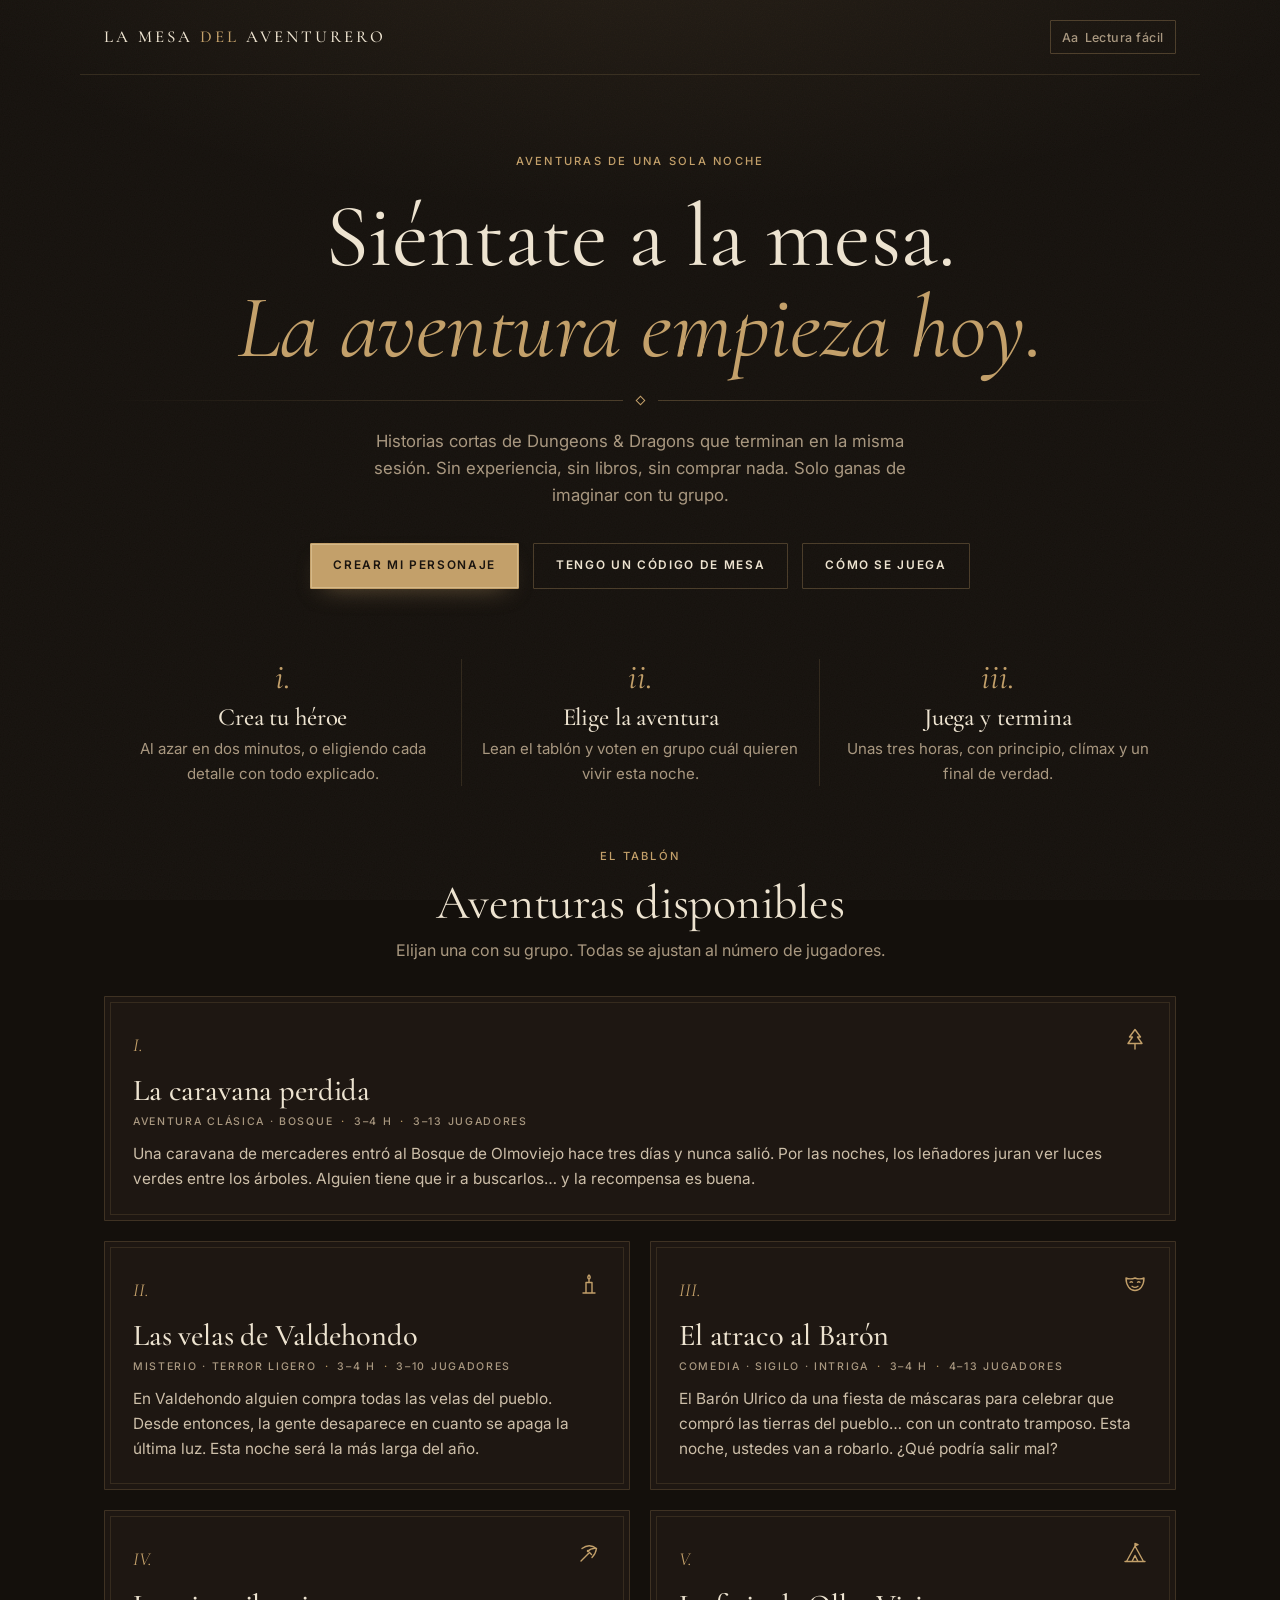
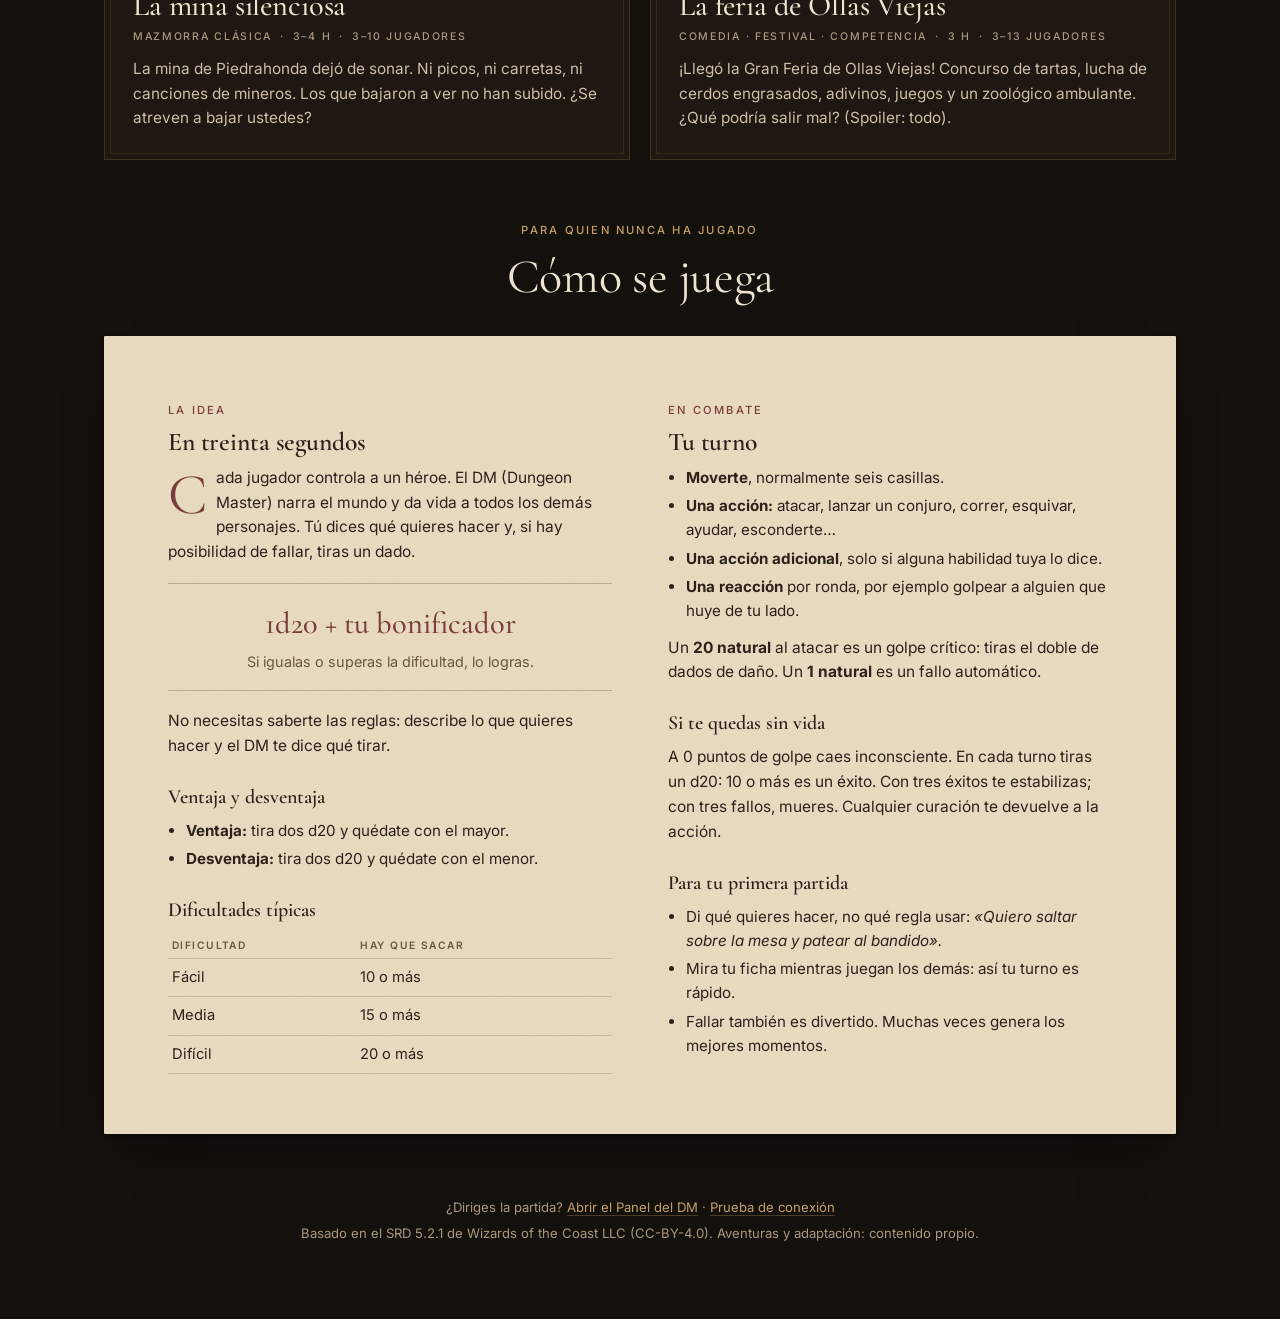
<file: index.html>
<!DOCTYPE html>
<html lang="es">
<head>
<meta charset="utf-8">
<meta name="viewport" content="width=device-width, initial-scale=1, viewport-fit=cover">
<title>La Mesa del Aventurero — Aventuras de D&D de una sola noche</title>
<link rel="preconnect" href="https://fonts.googleapis.com"><link rel="preconnect" href="https://fonts.gstatic.com" crossorigin>
<link rel="stylesheet" href="https://fonts.googleapis.com/css2?family=Cormorant+Garamond:ital,wght@0,400;0,500;0,600;1,400;1,500&family=Inter:wght@400;500;600&display=swap">
<link rel="stylesheet" href="estilos.css">
<style>
  header.sitio { max-width:1120px; margin:0 auto; padding:20px 24px; display:flex; justify-content:space-between; align-items:center; gap:12px; border-bottom:1px solid rgba(195,160,106,.16); }
  .marca { font-family:var(--f-titulo); font-size:1.05rem; font-weight:500; letter-spacing:.18em; text-transform:uppercase; color:var(--crema); text-decoration:none; }
  .marca b { color:var(--oro); font-weight:500; }
  main { max-width:1120px; margin:0 auto; padding:0 24px 72px; }

  .portada { text-align:center; padding:72px 0 36px; }
  .portada h1 { font-weight:400; font-size:clamp(2.8rem, 9vw, 5.6rem); line-height:1.02; margin:18px 0 0; }
  .portada h1 em { color:var(--oro); font-weight:400; }
  .portada p { max-width:34em; margin:0 auto; color:var(--crema-suave); font-size:1.05rem; }
  .acciones { display:flex; gap:14px; justify-content:center; flex-wrap:wrap; margin-top:34px; }

  .pasos { display:grid; gap:34px; margin:34px 0 0; }
  .paso { text-align:center; padding:0 14px; }
  .paso .num { font-family:var(--f-titulo); font-style:italic; font-size:2.2rem; color:var(--oro); line-height:1; }
  .paso h3 { font-size:1.55rem; margin:10px 0 6px; }
  .paso p { margin:0; color:var(--crema-suave); font-size:.94rem; }

  .seccion-cab p { color:var(--crema-suave); margin:8px 0 0; }
  .placas { display:grid; gap:20px; }
  .placa { padding:30px 28px 28px; }
  .placa .fila { justify-content:space-between; align-items:baseline; }
  .placa .n { font-family:var(--f-titulo); font-style:italic; color:var(--oro); font-size:1.15rem; }
  .placa .ico { color:var(--oro); width:1.5em; height:1.5em; }
  .placa h3 { font-size:1.9rem; margin:14px 0 8px; }
  .placa .meta { font:500 .66rem var(--f-texto); letter-spacing:.16em; text-transform:uppercase; color:var(--crema-suave); }
  .placa .meta span + span::before { content:"·"; margin:0 8px; color:var(--oro); }
  .placa p { color:#CDBFA9; font-size:.96rem; margin:14px 0 0; }

  .hoja { padding:44px 28px; }
  .hoja .cols { display:grid; gap:36px; }
  .hoja h3 { font-weight:600; font-size:1.6rem; margin:6px 0 10px; }
  .hoja h4 { font-family:var(--f-titulo); font-weight:600; font-size:1.25rem; margin:22px 0 6px; }
  .hoja p { margin:0 0 12px; font-size:.97rem; }
  .hoja p.capitular::first-letter { font-family:var(--f-titulo); float:left; font-size:3.6rem; line-height:.8; padding:6px 8px 0 0; color:var(--borgona); }
  .hoja .regla { border-top:1px solid rgba(44,34,25,.25); border-bottom:1px solid rgba(44,34,25,.25); padding:16px 0; margin:18px 0; text-align:center; }
  .hoja .regla b { display:block; font-family:var(--f-titulo); font-weight:500; font-size:1.9rem; color:var(--borgona); }
  .hoja .regla span { font-size:.9rem; color:var(--tinta-suave); }
  .hoja ul { padding-left:18px; margin:0 0 12px; } .hoja li { margin:4px 0; font-size:.95rem; }
  table { width:100%; border-collapse:collapse; font-size:.92rem; }
  td, th { text-align:left; padding:7px 4px; border-bottom:1px solid rgba(44,34,25,.18); }
  th { font:600 .64rem var(--f-texto); letter-spacing:.14em; text-transform:uppercase; color:var(--tinta-suave); }

  footer { text-align:center; color:var(--crema-suave); font-size:.82rem; margin-top:60px; line-height:2; }
  footer a { color:var(--oro); text-decoration:none; border-bottom:1px solid var(--oro-linea); }

  @media (min-width:820px) {
    .pasos { grid-template-columns:repeat(3,1fr); gap:0; }
    .paso + .paso { border-left:1px solid rgba(195,160,106,.16); }
    .placas { grid-template-columns:repeat(2,1fr); }
    .placa:first-child { grid-column:span 2; }
    .hoja { padding:60px 64px; }
    .hoja .cols { grid-template-columns:1fr 1fr; gap:56px; }
  }
</style>
</head>
<body>
<script src="ui.js"></script>

<header class="sitio">
  <a class="marca" href="index.html">La Mesa <b>del</b> Aventurero</a>
  <span id="lectura"></span>
</header>

<main>
  <section class="portada">
    <span class="etiqueta">Aventuras de una sola noche</span>
    <h1>Siéntate a la mesa.<br><em>La aventura empieza hoy.</em></h1>
    <div class="orn"><i></i></div>
    <p>Historias cortas de Dungeons &amp; Dragons que terminan en la misma sesión. Sin experiencia, sin libros, sin comprar nada. Solo ganas de imaginar con tu grupo.</p>
    <div class="acciones">
      <a class="btn laton" href="crear.html">Crear mi personaje</a>
      <a class="btn" href="jugador.html">Tengo un código de mesa</a>
      <a class="btn" href="#como">Cómo se juega</a>
    </div>
  </section>

  <section class="pasos" aria-label="Cómo empezar">
    <div class="paso"><div class="num">i.</div><h3>Crea tu héroe</h3><p>Al azar en dos minutos, o eligiendo cada detalle con todo explicado.</p></div>
    <div class="paso"><div class="num">ii.</div><h3>Elige la aventura</h3><p>Lean el tablón y voten en grupo cuál quieren vivir esta noche.</p></div>
    <div class="paso"><div class="num">iii.</div><h3>Juega y termina</h3><p>Unas tres horas, con principio, clímax y un final de verdad.</p></div>
  </section>

  <div class="separador seccion-cab" id="aventuras">
    <span class="etiqueta">El tablón</span>
    <h2>Aventuras disponibles</h2>
    <p>Elijan una con su grupo. Todas se ajustan al número de jugadores.</p>
  </div>
  <section class="placas" id="placas"></section>

  <div class="separador seccion-cab" id="como">
    <span class="etiqueta">Para quien nunca ha jugado</span>
    <h2>Cómo se juega</h2>
  </div>
  <article class="pergamino hoja">
    <div class="cols">
      <div>
        <span class="eyebrow">La idea</span>
        <h3>En treinta segundos</h3>
        <p class="capitular">Cada jugador controla a un héroe. El DM (Dungeon Master) narra el mundo y da vida a todos los demás personajes. Tú dices qué quieres hacer y, si hay posibilidad de fallar, tiras un dado.</p>
        <div class="regla"><b>1d20 + tu bonificador</b><span>Si igualas o superas la dificultad, lo logras.</span></div>
        <p>No necesitas saberte las reglas: describe lo que quieres hacer y el DM te dice qué tirar.</p>
        <h4>Ventaja y desventaja</h4>
        <ul><li><b>Ventaja:</b> tira dos d20 y quédate con el mayor.</li><li><b>Desventaja:</b> tira dos d20 y quédate con el menor.</li></ul>
        <h4>Dificultades típicas</h4>
        <table><tr><th>Dificultad</th><th>Hay que sacar</th></tr><tr><td>Fácil</td><td>10 o más</td></tr><tr><td>Media</td><td>15 o más</td></tr><tr><td>Difícil</td><td>20 o más</td></tr></table>
      </div>
      <div>
        <span class="eyebrow">En combate</span>
        <h3>Tu turno</h3>
        <ul>
          <li><b>Moverte</b>, normalmente seis casillas.</li>
          <li><b>Una acción:</b> atacar, lanzar un conjuro, correr, esquivar, ayudar, esconderte…</li>
          <li><b>Una acción adicional</b>, solo si alguna habilidad tuya lo dice.</li>
          <li><b>Una reacción</b> por ronda, por ejemplo golpear a alguien que huye de tu lado.</li>
        </ul>
        <p>Un <b>20 natural</b> al atacar es un golpe crítico: tiras el doble de dados de daño. Un <b>1 natural</b> es un fallo automático.</p>
        <h4>Si te quedas sin vida</h4>
        <p>A 0 puntos de golpe caes inconsciente. En cada turno tiras un d20: 10 o más es un éxito. Con tres éxitos te estabilizas; con tres fallos, mueres. Cualquier curación te devuelve a la acción.</p>
        <h4>Para tu primera partida</h4>
        <ul>
          <li>Di qué quieres hacer, no qué regla usar: <i>«Quiero saltar sobre la mesa y patear al bandido».</i></li>
          <li>Mira tu ficha mientras juegan los demás: así tu turno es rápido.</li>
          <li>Fallar también es divertido. Muchas veces genera los mejores momentos.</li>
        </ul>
      </div>
    </div>
  </article>

  <footer>
    ¿Diriges la partida? <a href="dm.html">Abrir el Panel del DM</a> · <a href="prueba.html">Prueba de conexión</a><br>
    Basado en el SRD 5.2.1 de Wizards of the Coast LLC (CC-BY-4.0). Aventuras y adaptación: contenido propio.
  </footer>
</main>

<script src="datos.js"></script>
<script>
  const esc = s => String(s ?? "").replace(/[&<>"']/g, c => ({"&":"&amp;","<":"&lt;",">":"&gt;",'"':"&quot;","'":"&#39;"}[c]));
  const romanos = ["I","II","III","IV","V","VI","VII","VIII","IX","X"];
  document.getElementById("lectura").innerHTML = botonLectura();
  document.getElementById("placas").innerHTML = AVENTURAS.map((a, i) => `
    <article class="cuero placa">
      <div class="fila"><span class="n">${romanos[i] || i + 1}.</span>${ico(a.icono)}</div>
      <h3>${esc(a.titulo)}</h3>
      <div class="meta"><span>${esc(a.tono)}</span><span>${a.duracion}</span><span>${esc(a.jugadores.split(" ")[0])} jugadores</span></div>
      <p>${esc(a.teaser)}</p>
    </article>`).join("");
</script>
</body>
</html>
</file>
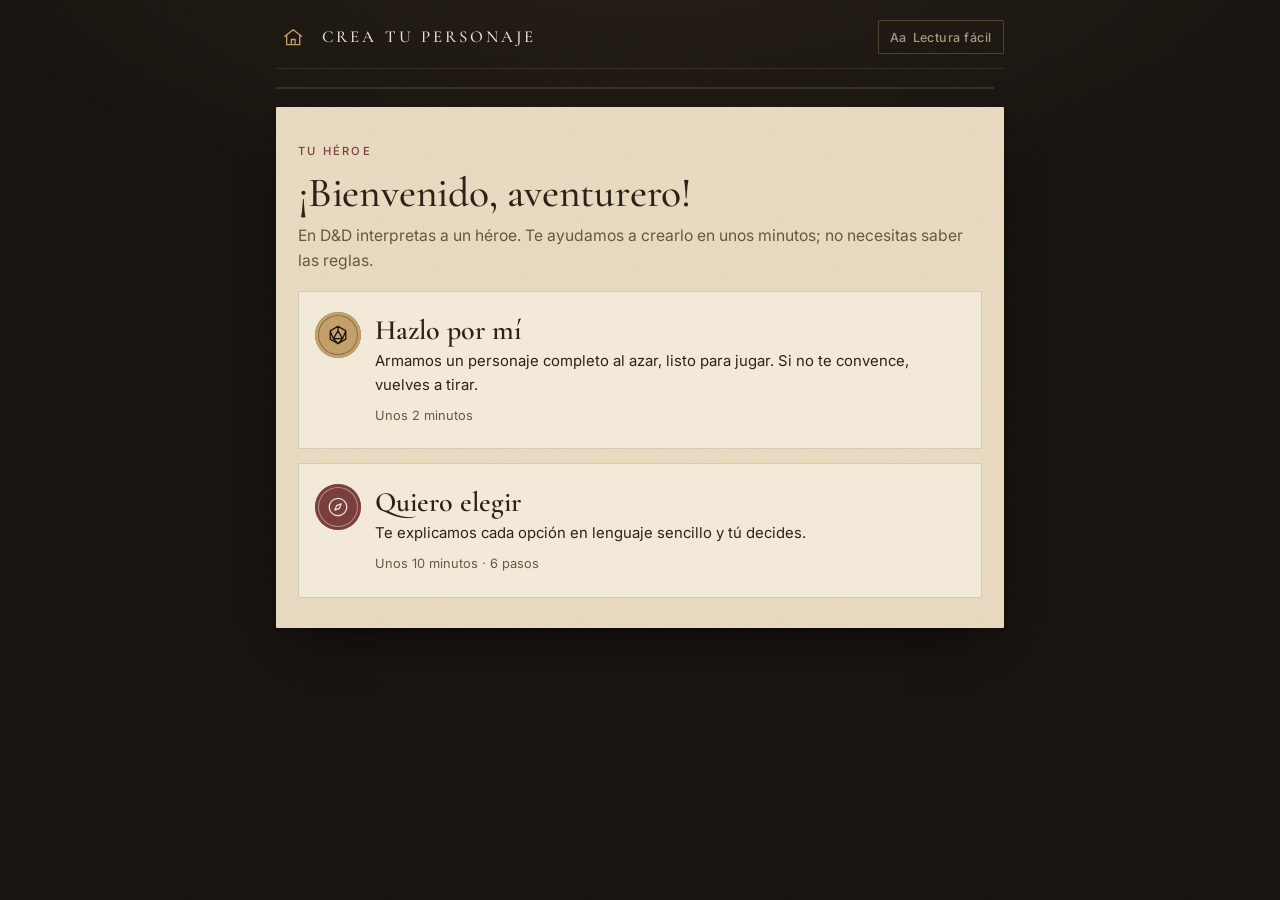
<file: crear.html>
<!DOCTYPE html>
<html lang="es">
<head>
<meta charset="utf-8">
<meta name="viewport" content="width=device-width, initial-scale=1, viewport-fit=cover">
<title>Crea tu personaje — Mesa D&D</title>
<link rel="preconnect" href="https://fonts.googleapis.com"><link rel="preconnect" href="https://fonts.gstatic.com" crossorigin>
<link rel="stylesheet" href="https://fonts.googleapis.com/css2?family=Cormorant+Garamond:ital,wght@0,500;0,600;0,700;1,500&family=Inter:wght@400;500;600;700&display=swap">
<link rel="stylesheet" href="estilos.css">
<style>
  main { max-width:760px; margin:0 auto; padding:0 16px 110px; }
  .top { display:flex; align-items:center; gap:12px; padding:20px 0 14px; border-bottom:1px solid rgba(195,160,106,.16); margin-bottom:18px; }
  .top .casa { color:var(--oro); display:inline-flex; padding:6px; border-radius:3px; }
  .top .casa:hover { background:rgba(0,0,0,.2); }
  .top h1 { flex:1; font-size:1.05rem; font-weight:500; letter-spacing:.18em; text-transform:uppercase; color:var(--crema); }
  /* Progreso: cinta con marcas, como un marcapáginas */
  .progreso { display:flex; align-items:center; gap:10px; margin:2px 0 18px; }
  .prog { flex:1; height:2px; background:rgba(195,160,106,.18); overflow:hidden; }
  .prog i { display:block; height:100%; background:var(--oro); transition:width .3s; }
  #paso-txt { color:var(--crema-suave); font:500 .66rem var(--f-texto); letter-spacing:.16em; text-transform:uppercase; white-space:nowrap; }
  /* Hoja del paso */
  .hoja { padding:30px 22px; }
  .hoja h2 { font-size:clamp(1.9rem, 6vw, 2.6rem); font-weight:500; margin-top:8px; }
  p.ayuda { color:var(--tinta-suave); margin:6px 0 18px; font-size:.98rem; }
  .opciones { display:grid; gap:12px; }
  .grande { display:grid; gap:14px; }
  .grande .opcion { padding:22px 22px 22px 76px; }
  .grande .opcion .sello { width:46px; height:46px; left:16px; top:20px; }
  .grande .opcion .t { font-size:1.75rem; }
  .estampa.facil { color:var(--bosque); } .estampa.media { color:var(--ambar-tinta); } .estampa.alta { color:var(--borgona); }
  .estampa.rec { color:var(--manuscrito); background:var(--borgona); border-color:var(--borgona); }
  /* Habilidades: casillas en el papel */
  .contador { font-weight:600; color:var(--borgona); margin-bottom:10px; }
  .lista-checks { display:grid; grid-template-columns:repeat(auto-fill,minmax(210px,1fr)); gap:8px; }
  .check { display:flex; align-items:center; gap:10px; padding:11px 12px; cursor:pointer; border-radius:var(--radio);
    background:var(--manuscrito); border:1px solid rgba(44,34,25,.16); color:var(--tinta); }
  .check:hover { border-color:rgba(44,34,25,.45); }
  .check.sel { border-color:var(--borgona); box-shadow:inset 0 0 0 1px var(--borgona); }
  .check.fija { cursor:default; opacity:.85; }
  .check small { color:var(--tinta-suave); margin-left:auto; font-size:.75rem; }
  .sub { margin-top:18px; padding:16px; border-top:1px solid rgba(44,34,25,.2); border-bottom:1px solid rgba(44,34,25,.2); }
  .sub h3 { font-size:1.35rem; margin-bottom:8px; }
  .sub select { width:100%; }
  label.f { display:flex; flex-direction:column; gap:6px; font:600 .66rem var(--f-texto); letter-spacing:.12em; text-transform:uppercase; color:var(--tinta-suave); margin-bottom:16px; }
  input.t { width:100%; }
  .fila-d { display:flex; gap:8px; align-items:flex-end; margin-bottom:14px; } .fila-d > label { flex:1; margin-bottom:0; }
  /* Barra inferior: tabla de madera */
  .barra-nav { position:fixed; bottom:0; left:0; right:0; z-index:5; padding:10px 14px calc(10px + env(safe-area-inset-bottom));
    background:rgba(20,16,12,.94); backdrop-filter:blur(6px); border-top:1px solid rgba(195,160,106,.2); }
  .barra-nav > div { max-width:760px; margin:0 auto; display:flex; gap:10px; }
  .barra-nav .btn.laton { flex:1; min-height:48px; }
  .acciones { display:flex; flex-wrap:wrap; gap:10px; margin:16px 0; }
  .sub-t { font:600 .66rem var(--f-texto); letter-spacing:.16em; text-transform:uppercase; color:var(--borgona); margin:22px 0 10px; display:flex; justify-content:space-between; }
  .sub-t .cuenta { color:var(--tinta); }
  .opcion.conj { padding:14px 16px; }
  .opcion.conj .d { font-size:.88rem; }

  /* ===== Ficha de personaje: documento ===== */
  .ficha { padding:34px 26px; font-size:.93rem; background:var(--fibras), var(--manuscrito); }
  .ficha .encab { display:flex; gap:16px; align-items:center; border-bottom:1px solid rgba(44,34,25,.5); padding-bottom:16px; margin-bottom:8px; }
  .ficha .encab .sello { width:54px; height:54px; font-size:1.6rem; }
  .ficha h2 { font-size:2.3rem; font-weight:500; }
  .ficha .sub2 { color:var(--tinta-suave); font-size:.9rem; }
  .ficha h3 { font-family:var(--f-texto); font-size:.64rem; font-weight:600; text-transform:uppercase; letter-spacing:.18em; color:var(--borgona);
    margin:18px 0 8px; display:flex; align-items:center; gap:8px; }
  .ficha h3::after { content:""; flex:1; height:1px; background:rgba(112,59,58,.35); }
  .cars { display:grid; grid-template-columns:repeat(6,1fr); gap:8px; }
  .car { text-align:center; padding:10px 2px 8px; border:1px solid rgba(44,34,25,.3); background:var(--manuscrito); }
  .car .n { font-size:.66rem; font-weight:700; letter-spacing:.06em; color:var(--tinta-suave); }
  .car .mod { font-family:var(--f-titulo); font-size:1.9rem; font-weight:500; line-height:1.1; }
  .car .v { display:inline-block; font-size:.72rem; color:var(--tinta-suave); margin-top:2px; }
  .stats { display:grid; grid-template-columns:repeat(4,1fr); gap:8px; }
  .st { text-align:center; padding:10px 4px; border:1px solid rgba(44,34,25,.22); }
  .st b { display:block; font-family:var(--f-titulo); font-size:1.7rem; font-weight:500; line-height:1.1; }
  .st span { font-size:.64rem; font-weight:700; letter-spacing:.05em; color:var(--tinta-suave); text-transform:uppercase; }
  .st.clave { border-color:var(--borgona); box-shadow:inset 0 0 0 1px var(--borgona); }
  .dos { display:grid; grid-template-columns:1fr 1fr; gap:18px; }
  .ficha ul { margin:0; padding-left:18px; } .ficha li { margin:4px 0; line-height:1.45; }
  .hab { display:grid; grid-template-columns:1fr auto; gap:2px 10px; font-size:.86rem; }
  .hab .c { font-weight:700; } .hab .no { color:var(--tinta-suave); }
  .hab small { color:var(--tinta-suave); font-weight:400; }
  table.armas { width:100%; border-collapse:collapse; font-size:.88rem; }
  table.armas th { text-align:left; font-size:.68rem; letter-spacing:.06em; text-transform:uppercase; color:var(--tinta-suave); padding:4px 2px; }
  table.armas td { padding:6px 2px; border-top:1px solid rgba(89,65,47,.25); }
  .nota { font-size:.75rem; color:var(--tinta-suave); margin-top:16px; }
  @media (max-width:560px) { .cars { grid-template-columns:repeat(3,1fr); } .dos { grid-template-columns:1fr; } .stats { grid-template-columns:repeat(2,1fr); } }
  @media print {
    html, body { background:#fff !important; } .no-print, .barra-nav, .top, .progreso, #sprite-iconos { display:none !important; }
    main { padding:0; max-width:none; } .ficha { box-shadow:none !important; background:#fff !important; padding:0; font-size:10.5pt; }
    .cars { grid-template-columns:repeat(6,1fr); } .dos { grid-template-columns:1fr 1fr; } .stats { grid-template-columns:repeat(4,1fr); }
  }
</style>
</head>
<body>
<script src="ui.js"></script>
<script src="conjuros.js"></script>
<script type="module">if (new URLSearchParams(location.search).get("m")) import("./firebase.js");</script>
<main>
  <div class="top"><a class="casa" href="index.html" aria-label="Volver al inicio"><svg class="ico g" aria-hidden="true"><use href="#i-casa"/></svg></a><h1>Crea tu personaje</h1><span id="lectura"></span></div>
  <div class="progreso"><div class="prog"><i id="prog"></i></div><span id="paso-txt"></span></div>
  <div id="vista"></div>
</main>
<div class="barra-nav no-print" id="nav"><div>
  <button class="btn" id="atras"></button>
  <button class="btn laton" id="sig"></button>
</div></div>
<div class="toast" id="toast"></div>

<script>
/* =====================================================================
   DATOS — SRD 5.2.1 (Wizards of the Coast, CC-BY-4.0). Traducción propia.
   ===================================================================== */
const CAR = ["FUE","DES","CON","INT","SAB","CAR"];
const CAR_N = { FUE:"Fuerza", DES:"Destreza", CON:"Constitución", INT:"Inteligencia", SAB:"Sabiduría", CAR:"Carisma" };
const HAB = { "Acrobacias":"DES","Arcanos":"INT","Atletismo":"FUE","Engaño":"CAR","Historia":"INT","Interpretación":"CAR",
  "Intimidación":"CAR","Investigación":"INT","Juego de manos":"DES","Medicina":"SAB","Naturaleza":"INT","Percepción":"SAB",
  "Perspicacia":"SAB","Persuasión":"CAR","Religión":"INT","Sigilo":"DES","Supervivencia":"SAB","Trato con animales":"SAB" };
const TODAS = Object.keys(HAB);

// Armas: [nombre, daño, tipo, propiedad: "sutil" | "dist" | "arroj" | ""]
const A = {
  granhacha:["Gran hacha","1d12","cortante",""], hachamano:["Hacha de mano","1d6","cortante","arroj"],
  daga:["Daga","1d4","perforante","sutil"], maza:["Maza","1d6","contundente",""], hoz:["Hoz","1d4","cortante",""],
  baston:["Bastón","1d6","contundente",""], espadon:["Espadón","2d6","cortante",""], mayal:["Mayal","1d8","contundente",""],
  jabalina:["Jabalina","1d6","perforante","arroj"], cimitarra:["Cimitarra","1d6","cortante","sutil"],
  espadacorta:["Espada corta","1d6","perforante","sutil"], arcolargo:["Arco largo","1d8","perforante","dist"],
  arcocorto:["Arco corto","1d6","perforante","dist"], lanza:["Lanza","1d6","perforante",""], espadalarga:["Espada larga","1d8","cortante",""],
};

const CLASES = {
  barbaro: { n:"Bárbaro", dg:12, comp:"facil", salv:["FUE","CON"], hab:[2,["Trato con animales","Atletismo","Intimidación","Naturaleza","Percepción","Supervivencia"]],
    arr:[15,13,14,10,12,8], bg:"soldado", inc:{FUE:2,CON:1},
    d:"Un guerrero feroz que entra en furia y aguanta golpes que tumbarían a cualquiera.", gusta:"te gusta ir al frente y pegar fuerte",
    eq:{ A:{ txt:"Gran hacha, 4 hachas de mano, paquete de explorador y 15 po", armas:["granhacha","hachamano"], ca:c=>10+c.DES+c.CON } },
    rasgos:c=>["<b>Furia</b> (2 usos; acción adicional): +2 al daño con ataques de Fuerza, resistencia al daño contundente, cortante y perforante, y ventaja en pruebas y salvaciones de Fuerza. Recuperas 1 uso con descanso corto y todos con descanso largo.",
      "<b>Defensa sin armadura</b>: sin armadura, tu CA es 10 + DES + CON (puedes usar escudo).",
      "<b>Maestría con armas</b>: usas la propiedad de maestría de 2 tipos de armas cuerpo a cuerpo."] },
  bardo: { n:"Bardo", dg:8, comp:"media", salv:["DES","CAR"], hab:[3,TODAS], arr:[8,14,12,13,10,15], bg:"acolito", inc:{CAR:2,INT:1},
    d:"Artista con magia: inspira a sus aliados, encanta a la gente y sabe un poco de todo.", gusta:"te gusta hablar, apoyar al grupo y lucirte",
    eq:{ A:{ txt:"Armadura de cuero, 2 dagas, un instrumento musical, paquete de artista y 19 po", armas:["daga"], ca:c=>11+c.DES } },
    magia:{ car:"CAR", trucos:2, prep:4, esp:"2 de nivel 1" },
    rasgos:c=>[`<b>Inspiración bárdica</b> (acción adicional): das a un aliado un d6 que puede sumar a una tirada d20 fallida. Usos: ${Math.max(1,c.CAR)} por descanso largo.`,
      "<b>Lanzamiento de conjuros</b> (Carisma): 2 trucos y 4 conjuros preparados de la lista de bardo."] },
  clerigo: { n:"Clérigo", dg:8, comp:"media", salv:["SAB","CAR"], hab:[2,["Historia","Perspicacia","Medicina","Persuasión","Religión"]],
    arr:[14,8,13,10,15,12], bg:"acolito", inc:{SAB:2,CAR:1},
    d:"Elegido de un dios: cura, protege y castiga con poder divino. El corazón del grupo.", gusta:"te gusta cuidar a los demás",
    eq:{ A:{ txt:"Camisote de mallas, escudo, maza, símbolo sagrado, paquete de sacerdote y 7 po", armas:["maza"], ca:c=>13+Math.min(2,c.DES)+2 } },
    magia:{ car:"SAB", trucos:3, prep:4, esp:"2 de nivel 1" },
    rasgos:c=>["<b>Lanzamiento de conjuros</b> (Sabiduría): 3 trucos y 4 conjuros preparados de la lista de clérigo.",
      "<b>Orden divina</b>: elige <i>Protector</i> (armas marciales y armadura pesada) o <i>Taumaturgo</i> (un truco extra y bono a Arcanos y Religión)."] },
  druida: { n:"Druida", dg:8, comp:"alta", salv:["INT","SAB"], hab:[2,["Trato con animales","Arcanos","Perspicacia","Medicina","Naturaleza","Percepción","Religión","Supervivencia"]],
    arr:[8,12,14,13,15,10], bg:"sabio", inc:{SAB:2,CON:1},
    d:"Guardián de la naturaleza con magia de plantas, animales y elementos.", gusta:"te gusta la naturaleza y tener muchas opciones",
    eq:{ A:{ txt:"Armadura de cuero, escudo, hoz, foco druídico (bastón), paquete de explorador, útiles de herborista y 9 po", armas:["hoz","baston"], ca:c=>11+c.DES+2 } },
    magia:{ car:"SAB", trucos:2, prep:4, esp:"2 de nivel 1" },
    rasgos:c=>["<b>Druídico</b>: conoces el idioma secreto de los druidas y siempre tienes preparado <i>Hablar con los animales</i>.",
      "<b>Orden primigenia</b>: elige <i>Mago</i> (un truco extra y bono a Arcanos y Naturaleza) o <i>Guardián</i> (armas marciales y armadura media).",
      "<b>Lanzamiento de conjuros</b> (Sabiduría): 2 trucos y 4 conjuros preparados de la lista de druida."] },
  guerrero: { n:"Guerrero", dg:10, comp:"facil", salv:["FUE","CON"], hab:[2,["Acrobacias","Trato con animales","Atletismo","Historia","Perspicacia","Intimidación","Persuasión","Percepción","Supervivencia"]],
    arr:[15,14,13,8,10,12], bg:"soldado", inc:{FUE:2,CON:1},
    d:"Experto en armas y armaduras. Sencillo de jugar y muy resistente.", gusta:"quieres algo directo y sólido",
    eq:{ A:{ txt:"Cota de mallas, espadón, mayal, 8 jabalinas, paquete de explorador de mazmorras y 4 po", armas:["espadon","mayal","jabalina"], ca:c=>16, estilo:"armas a dos manos" },
         B:{ txt:"Armadura de cuero tachonado, cimitarra, espada corta, arco largo, 20 flechas, carcaj, paquete de explorador de mazmorras y 11 po", armas:["arcolargo","cimitarra","espadacorta"], ca:c=>12+c.DES, estilo:"arquería" } },
    rasgos:c=>[`<b>Estilo de combate</b>: ${c._eq.estilo === "arquería" ? "<i>Arquería</i>: +2 a las tiradas de ataque con armas a distancia (ya incluido)." : "<i>Combate con armas a dos manos</i>: al tirar daño con un arma a dos manos, trata los 1 y 2 como 3."}`,
      "<b>Nuevas fuerzas</b> (acción adicional): recuperas 1d10 + tu nivel de PG. 2 usos.",
      "<b>Maestría con armas</b>: usas la propiedad de maestría de 3 tipos de armas."] },
  monje: { n:"Monje", dg:8, comp:"media", salv:["FUE","DES"], hab:[2,["Acrobacias","Atletismo","Historia","Perspicacia","Religión","Sigilo"]],
    arr:[12,15,13,10,14,8], bg:"criminal", inc:{DES:2,CON:1},
    d:"Artista marcial veloz que pelea con puños y patadas.", gusta:"te gusta moverte rápido y golpear muchas veces",
    eq:{ A:{ txt:"Lanza, 5 dagas, herramientas de artesano o instrumento musical, paquete de explorador y 11 po", armas:["lanza","daga"], ca:c=>10+c.DES+c.SAB, monje:true } },
    rasgos:c=>["<b>Artes marciales</b>: puedes hacer un golpe sin armas como acción adicional; tu dado de artes marciales es d6 y usas Destreza para golpes sin armas y armas de monje.",
      "<b>Defensa sin armadura</b>: sin armadura ni escudo, tu CA es 10 + DES + SAB."] },
  paladin: { n:"Paladín", dg:10, comp:"media", salv:["SAB","CAR"], hab:[2,["Atletismo","Perspicacia","Intimidación","Medicina","Persuasión","Religión"]],
    arr:[15,10,13,8,12,14], bg:"soldado", inc:{FUE:2,CON:1},
    d:"Caballero sagrado con un juramento: pelea en primera fila y también cura.", gusta:"quieres ser el héroe protector",
    eq:{ A:{ txt:"Cota de mallas, escudo, espada larga, 6 jabalinas, símbolo sagrado, paquete de sacerdote y 9 po", armas:["espadalarga","jabalina"], ca:c=>16+2 } },
    magia:{ car:"CAR", trucos:0, prep:2, esp:"2 de nivel 1" },
    rasgos:c=>["<b>Imposición de manos</b> (acción adicional): reserva de 5 PG para curar (5 × nivel).",
      "<b>Lanzamiento de conjuros</b> (Carisma): 2 conjuros preparados de la lista de paladín.",
      "<b>Maestría con armas</b>: usas la propiedad de maestría de 2 tipos de armas."] },
  explorador: { n:"Explorador", dg:10, comp:"media", salv:["FUE","DES"], hab:[3,["Trato con animales","Atletismo","Perspicacia","Investigación","Naturaleza","Percepción","Sigilo","Supervivencia"]],
    arr:[12,15,13,8,14,10], bg:"soldado", inc:{DES:2,CON:1},
    d:"Cazador y rastreador experto en la naturaleza, letal con el arco.", gusta:"te gusta atacar a distancia y explorar",
    eq:{ A:{ txt:"Armadura de cuero tachonado, cimitarra, espada corta, arco largo, 20 flechas, carcaj, foco druídico (muérdago), paquete de explorador y 7 po", armas:["arcolargo","cimitarra","espadacorta"], ca:c=>12+c.DES } },
    magia:{ car:"SAB", trucos:0, prep:2, esp:"2 de nivel 1" },
    rasgos:c=>["<b>Enemigo predilecto</b>: siempre tienes preparado <i>Marca del cazador</i> y puedes lanzarlo 2 veces sin gastar espacio por descanso largo.",
      "<b>Lanzamiento de conjuros</b> (Sabiduría): 2 conjuros preparados de la lista de explorador.",
      "<b>Maestría con armas</b>: usas la propiedad de maestría de 2 tipos de armas."] },
  picaro: { n:"Pícaro", dg:8, comp:"facil", salv:["DES","INT"], hab:[4,["Acrobacias","Atletismo","Engaño","Perspicacia","Intimidación","Investigación","Percepción","Persuasión","Juego de manos","Sigilo"]],
    arr:[12,15,13,14,10,8], bg:"criminal", inc:{DES:2,CON:1},
    d:"Sigiloso y astuto: abre cerraduras, desactiva trampas y golpea donde más duele.", gusta:"te gusta ser sigiloso y listo",
    eq:{ A:{ txt:"Armadura de cuero, 2 dagas, espada corta, arco corto, 20 flechas, carcaj, herramientas de ladrón, paquete de ladrón y 8 po", armas:["espadacorta","arcocorto","daga"], ca:c=>11+c.DES } },
    rasgos:c=>["<b>Ataque furtivo</b>: una vez por turno, +1d6 de daño con un arma sutil o a distancia si tienes ventaja o un aliado está a 5 pies del objetivo.",
      "<b>Pericia</b>: elige 2 de tus habilidades; tu bono de competencia se duplica en ellas.",
      "<b>Jerga de ladrones</b>: conoces el lenguaje secreto de los ladrones y un idioma más.",
      "<b>Maestría con armas</b>: usas la propiedad de maestría de 2 tipos de armas."] },
  hechicero: { n:"Hechicero", dg:6, comp:"alta", salv:["CON","CAR"], hab:[2,["Arcanos","Engaño","Perspicacia","Intimidación","Persuasión","Religión"]],
    arr:[10,13,14,8,12,15], bg:"acolito", inc:{CAR:2,SAB:1},
    d:"La magia corre por su sangre: pocos conjuros, pero muy potentes.", gusta:"quieres lanzar magia explosiva",
    eq:{ A:{ txt:"Lanza, 2 dagas, foco arcano (cristal), paquete de explorador de mazmorras y 28 po", armas:["lanza","daga"], ca:c=>10+c.DES } },
    magia:{ car:"CAR", trucos:4, prep:2, esp:"2 de nivel 1" },
    rasgos:c=>["<b>Lanzamiento de conjuros</b> (Carisma): 4 trucos y 2 conjuros preparados de la lista de hechicero.",
      "<b>Hechicería innata</b> (acción adicional, 1 minuto): +1 a la CD de tus conjuros y ventaja en tus ataques de conjuro. 2 veces por descanso largo."] },
  brujo: { n:"Brujo", dg:8, comp:"alta", salv:["SAB","CAR"], hab:[2,["Arcanos","Engaño","Historia","Intimidación","Investigación","Naturaleza","Religión"]],
    arr:[8,14,13,12,10,15], bg:"acolito", inc:{CAR:2,INT:1},
    d:"Hizo un pacto con un ser poderoso a cambio de magia. Misterioso y versátil.", gusta:"te atrae una historia oscura",
    eq:{ A:{ txt:"Armadura de cuero, hoz, 2 dagas, foco arcano (orbe), libro de saber oculto, paquete de erudito y 15 po", armas:["hoz","daga"], ca:c=>11+c.DES } },
    magia:{ car:"CAR", trucos:2, prep:2, esp:"1 de nivel 1 (vuelve con descanso corto)" },
    rasgos:c=>["<b>Invocaciones sobrenaturales</b>: elige 1 invocación.",
      "<b>Magia de pacto</b> (Carisma): 2 trucos y 2 conjuros preparados de la lista de brujo. Tu espacio de conjuro se recupera con descanso corto."] },
  mago: { n:"Mago", dg:6, comp:"alta", salv:["INT","SAB"], hab:[2,["Arcanos","Historia","Perspicacia","Investigación","Medicina","Naturaleza","Religión"]],
    arr:[8,12,13,15,14,10], bg:"sabio", inc:{INT:2,CON:1},
    d:"Estudioso de la magia arcana con el libro de conjuros más grande del grupo.", gusta:"te gusta resolver problemas con ingenio",
    eq:{ A:{ txt:"2 dagas, foco arcano (bastón), túnica, libro de conjuros, paquete de erudito y 5 po", armas:["daga","baston"], ca:c=>10+c.DES } },
    magia:{ car:"INT", trucos:3, prep:4, esp:"2 de nivel 1" },
    rasgos:c=>["<b>Lanzamiento de conjuros</b> (Inteligencia): 3 trucos y 4 conjuros preparados. Tu libro empieza con 6 conjuros de nivel 1.",
      "<b>Ritualista</b>: lanzas como ritual los conjuros con esa etiqueta de tu libro sin prepararlos.",
      "<b>Recuperación arcana</b>: una vez por descanso largo, al terminar un descanso corto recuperas espacios de conjuro (nivel total 1)."] },
};

const TRASFONDOS = {
  acolito:  { n:"Acólito", cars:["INT","SAB","CAR"], hab:["Perspicacia","Religión"], herr:"Útiles de caligrafía",
    dote:"<b>Iniciado en la magia (Clérigo)</b>: 2 trucos y 1 conjuro de nivel 1 de clérigo; ese conjuro lo lanzas gratis 1 vez por descanso largo.",
    d:"Serviste en un templo. Conoces los ritos y las escrituras de tu fe." },
  criminal: { n:"Criminal", cars:["DES","CON","INT"], hab:["Juego de manos","Sigilo"], herr:"Herramientas de ladrón",
    dote:"<b>Alerta</b>: sumas tu bono de competencia a la iniciativa (ya incluido) y puedes intercambiar tu iniciativa con un aliado.",
    d:"Vivías al margen de la ley: robos, contrabando o algo peor." },
  sabio:    { n:"Sabio", cars:["CON","INT","SAB"], hab:["Arcanos","Historia"], herr:"Útiles de caligrafía",
    dote:"<b>Iniciado en la magia (Mago)</b>: 2 trucos y 1 conjuro de nivel 1 de mago; ese conjuro lo lanzas gratis 1 vez por descanso largo.",
    d:"Pasaste años entre libros y pergaminos buscando conocimiento." },
  soldado:  { n:"Soldado", cars:["FUE","DES","CON"], hab:["Atletismo","Intimidación"], herr:"Un juego de mesa",
    dote:"<b>Atacante salvaje</b>: una vez por turno, al impactar con un arma, tira el daño dos veces y quédate con el mayor.",
    d:"Serviste en un ejército o milicia. Sabes pelear en formación y obedecer órdenes." },
};

const ESPECIES = {
  draconido: { n:"Dracónido", vel:30, d:"Descendiente de dragones, con escamas y aliento elemental.",
    sub:{ t:"Ancestro dracónico", ops:{ "Negro o Cobre":"ácido", "Azul o Bronce":"relámpago", "Latón, Oro o Rojo":"fuego", "Verde":"veneno", "Plata o Blanco":"frío" } },
    rasgos:s=>[`<b>Arma de aliento</b>: sustituye un ataque por un cono de 15 pies o una línea de 30×5 pies. Salvación de DES (CD 8 + CON + competencia) o 1d10 de daño de ${s}, la mitad si supera. Usos: tu bono de competencia por descanso largo.`,
      `<b>Resistencia</b> al daño de ${s}.`, "<b>Visión en la oscuridad</b> 60 pies."] },
  enano: { n:"Enano", vel:30, d:"Recio y testarudo, hijo de la piedra y la forja.", pgExtra:1,
    rasgos:()=>["<b>Visión en la oscuridad</b> 120 pies.", "<b>Resiliencia enana</b>: resistencia al daño de veneno y ventaja en salvaciones contra el estado Envenenado.",
      "<b>Dureza enana</b>: +1 PG máximo por nivel (ya incluido).", "<b>Afinidad con la piedra</b> (acción adicional): sentido de la vibración 60 pies durante 10 minutos sobre piedra. Usos: tu bono de competencia por descanso largo."] },
  elfo: { n:"Elfo", vel:30, d:"Gracioso y longevo, con sentidos agudos y un toque de magia feérica.",
    sub:{ t:"Linaje élfico", ops:{ "Drow":"Visión en la oscuridad 120 pies y conoces el truco <i>Luces danzantes</i>.", "Alto elfo":"Conoces el truco <i>Prestidigitación</i> (puedes cambiarlo por otro truco de mago tras un descanso largo).", "Elfo de los bosques":"Tu velocidad es 35 pies y conoces el truco <i>Druidismo</i>." } },
    habExtra:{ n:1, de:["Perspicacia","Percepción","Supervivencia"], t:"Sentidos agudos" },
    rasgos:s=>[`<b>Linaje</b>: ${s}`, "<b>Visión en la oscuridad</b> 60 pies.", "<b>Ascendencia feérica</b>: ventaja en salvaciones contra el estado Hechizado.", "<b>Trance</b>: no duermes; tu descanso largo dura 4 horas de meditación."] },
  gnomo: { n:"Gnomo", vel:30, d:"Pequeño, curioso e ingenioso, con un don para la magia y los inventos.",
    sub:{ t:"Linaje gnómico", ops:{ "Gnomo de los bosques":"Conoces el truco <i>Ilusión menor</i> y siempre tienes preparado <i>Hablar con los animales</i>.", "Gnomo de las rocas":"Conoces los trucos <i>Remendar</i> y <i>Prestidigitación</i>, y puedes construir pequeños aparatos mecánicos." } },
    rasgos:s=>[`<b>Linaje</b>: ${s}`, "<b>Visión en la oscuridad</b> 60 pies.", "<b>Astucia gnómica</b>: ventaja en salvaciones de INT, SAB y CAR."] },
  goliat: { n:"Goliat", vel:35, d:"Gigante entre la gente, descendiente de los auténticos gigantes.",
    sub:{ t:"Ancestro gigante", ops:{ "De las nubes":"Acción adicional: te teletransportas 30 pies.", "Del fuego":"Al impactar, +1d10 de daño de fuego.", "De la escarcha":"Al impactar, +1d6 de daño de frío y el objetivo pierde 10 pies de velocidad.", "De las colinas":"Al impactar a un objetivo Grande o menor, lo derribas.", "De la piedra":"Reacción al recibir daño: lo reduces en 1d12 + CON.", "De la tormenta":"Reacción al recibir daño de alguien a 60 pies: le haces 1d8 de daño de trueno." } },
    rasgos:s=>[`<b>Ancestro gigante</b> (usos: tu bono de competencia por descanso largo): ${s}`, "<b>Complexión poderosa</b>: ventaja en pruebas para librarte de un agarre y cargas como si fueras una talla más grande."] },
  mediano: { n:"Mediano", vel:30, d:"Pequeño, valiente y con una suerte asombrosa.",
    rasgos:()=>["<b>Suerte</b>: si sacas 1 natural en una tirada d20, repítela.", "<b>Valiente</b>: ventaja en salvaciones contra el estado Asustado.", "<b>Agilidad mediana</b>: puedes atravesar el espacio de criaturas más grandes.", "<b>Sigilo natural</b>: puedes esconderte tras una criatura más grande que tú."] },
  humano: { n:"Humano", vel:30, d:"Versátil y ambicioso; se adapta a cualquier cosa.",
    habExtra:{ n:1, de:TODAS, t:"Hábil" },
    rasgos:()=>["<b>Ingenioso</b>: ganas Inspiración heroica cada vez que terminas un descanso largo.", "<b>Hábil</b>: competencia en una habilidad extra (ya incluida).", "<b>Versátil</b>: ganas una dote de origen extra (se recomienda <i>Habilidoso</i>; elígela con tu DM)."] },
  orco: { n:"Orco", vel:30, d:"Fuerte e incansable, sigue en pie cuando otros caen.",
    rasgos:()=>["<b>Subidón de adrenalina</b>: acción adicional para Correr y ganar PG temporales igual a tu bono de competencia. Usos: tu bono de competencia por descanso corto o largo.", "<b>Visión en la oscuridad</b> 120 pies.", "<b>Aguante implacable</b>: una vez por descanso largo, si caes a 0 PG te quedas en 1."] },
  tiflin: { n:"Tiflin", vel:30, d:"Con sangre de los planos inferiores: cuernos, cola y magia infernal.",
    sub:{ t:"Legado infernal", ops:{ "Abisal":"Resistencia al veneno; conoces el truco <i>Rociada venenosa</i>.", "Ctónico":"Resistencia al daño necrótico; conoces el truco <i>Toque gélido</i>.", "Infernal":"Resistencia al fuego; conoces el truco <i>Descarga de fuego</i>." } },
    rasgos:s=>[`<b>Legado</b>: ${s}`, "<b>Visión en la oscuridad</b> 60 pies.", "<b>Presencia sobrenatural</b>: conoces el truco <i>Taumaturgia</i>."] },
};

const NOMBRES = ["Aldric","Mira","Thorn","Ysolde","Brann","Kessa","Oren","Vexa","Dorian","Sable","Tamsin","Grull","Lirien","Bodo","Nyx","Hilda","Corvin","Fenna","Rurik","Zaya"];
const APODOS = ["el Callado","Mano Rápida","el Último","Ojos de Ceniza","Rompepiedras","la Que Vuelve","Medio Santo","Sin Sombra","el Prestado","Dos Monedas","Cantaruinas","el Amable"];
const MOTIVOS = ["Debes dinero a alguien peligroso.","Buscas a un familiar desaparecido.","Una profecía (probablemente falsa) habla de ti.","Quieres fama: que canten tu nombre en las tabernas.","Huyes de algo que hiciste.","Pagas una deuda de honor con tu espada.","Te aburría tu vida y esto suena mejor.","Alguien te pagó por adelantado… y ya te lo gastaste."];
const RASGOS_P = ["Hablas demasiado cuando estás nervioso.","Coleccionas algo raro (dientes, llaves, botones).","Desconfías de cualquiera que sea amable contigo.","Siempre tienes hambre.","Rezas antes de cada pelea, aunque no sepas bien a quién.","Exageras tus hazañas.","No puedes dejar una puerta cerrada sin abrirla.","Defiendes a los débiles aunque te cueste caro.","Le pones nombre a tus armas y les hablas.","Odias mojarte."];
const APARIENCIAS = ["Una cicatriz que nunca explicas igual dos veces.","Ropa demasiado elegante para un aventurero.","Un tatuaje de un símbolo que no reconoces.","Ojos de colores distintos.","Siempre llevas un sombrero ridículo.","Joyas baratas por todas partes.","Una mascota pequeña en el hombro o el bolsillo.","Te falta un diente y silbas al hablar."];

/* ============================ ESTADO ============================ */
const al = arr => arr[Math.floor(Math.random() * arr.length)];
const mod = v => Math.floor((v - 10) / 2);
const fmt = n => (n >= 0 ? "+" : "") + n;
const esc = s => String(s ?? "").replace(/[&<>"']/g, c => ({"&":"&amp;","<":"&lt;",">":"&gt;",'"':"&quot;","'":"&#39;"}[c]));
let P = {};      // personaje en construcción
let paso = 0;
const PASOS_BASE = ["inicio","clase","especie","trasfondo","habilidades","equipo","conjuros","detalles","ficha"];
const lanzaConjuros = () => !!(P.clase && CLASES[P.clase].magia);
const PASOS_F = () => PASOS_BASE.filter(x => x !== "conjuros" || lanzaConjuros());
// Siempre preparados por rasgo de clase (no cuentan en el límite)
const SIEMPRE = { druida: ["hablar-animales"], explorador: ["marca-cazador"] };

function incrementos(clase, bg) {
  const C = CLASES[clase];
  if (bg === C.bg) return { ...C.inc };
  // Regla general: +2 a la característica más alta de las del trasfondo; +1 a otra (preferimos una impar, que sube el modificador).
  const base = Object.fromEntries(CAR.map((k, i) => [k, C.arr[i]]));
  const ops = [...TRASFONDOS[bg].cars].sort((a, b) => base[b] - base[a]);
  const inc = { [ops[0]]: 2 };
  const resto = ops.slice(1).sort((a, b) => (base[b] % 2) - (base[a] % 2) || base[b] - base[a]);
  inc[resto[0]] = 1;
  return inc;
}
function calcular() {
  const C = CLASES[P.clase], B = TRASFONDOS[P.bg], S = ESPECIES[P.especie];
  const inc = incrementos(P.clase, P.bg);
  const val = {}, m = {};
  CAR.forEach((k, i) => { val[k] = C.arr[i] + (inc[k] || 0); m[k] = mod(val[k]); });
  const eqKey = (C.eq[P.opEq] ? P.opEq : "A");
  const eq = C.eq[eqKey];
  const ctx = { ...m, _eq: eq };
  const pb = 2;
  const habs = new Set([...B.hab, ...P.habs, ...(P.habExtra || [])]);
  const subTxt = S.sub ? S.sub.ops[P.sub] : null;
  const pg = C.dg + m.CON + (S.pgExtra || 0);
  const ini = m.DES + (P.bg === "criminal" ? pb : 0);
  const vel = (P.especie === "elfo" && P.sub === "Elfo de los bosques") ? 35 : S.vel;
  const armas = eq.armas.map(k => {
    const [n, dado, tipo, prop] = A[k];
    let car = "FUE";
    if (prop === "dist") car = "DES";
    else if (prop === "sutil" || eq.monje) car = m.DES > m.FUE ? "DES" : "FUE";
    let atq = pb + m[car];
    if (prop === "dist" && eq.estilo === "arquería") atq += 2;
    const extra = prop === "arroj" ? " (arrojadiza)" : prop === "dist" ? " (distancia)" : prop === "sutil" ? " (sutil)" : "";
    return { n: n + extra, atq, dmg: `${dado}${m[car] ? fmt(m[car]) : ""} ${tipo}` };
  });
  if (eq.monje) armas.push({ n:"Golpe sin armas", atq: pb + Math.max(m.DES, m.FUE), dmg: `1d6${fmt(Math.max(m.DES, m.FUE))} contundente` });
  const mag = C.magia ? { ...C.magia, cd: 8 + pb + m[C.magia.car], atq: pb + m[C.magia.car] } : null;
  return { C, B, S, val, m, inc, eq, pb, habs, subTxt, pg, ini, vel, ca: eq.ca(ctx), armas, mag,
           rasgos: [...C.rasgos(ctx), B.dote, ...S.rasgos(P.especie === "draconido" ? subTxt : subTxt)],
           percPas: 10 + m.SAB + (habs.has("Percepción") ? pb : 0) };
}

/* ============================ ALEATORIO ============================ */
function aleatorio() {
  const clase = al(Object.keys(CLASES)), especie = al(Object.keys(ESPECIES));
  const C = CLASES[clase], S = ESPECIES[especie];
  P = { modo:"azar", clase, especie, bg:C.bg, opEq: C.eq.B && Math.random() < .5 ? "B" : "A",
        sub: S.sub ? al(Object.keys(S.sub.ops)) : null };
  const fijas = TRASFONDOS[P.bg].hab;
  const libres = C.hab[1].filter(h => !fijas.includes(h));
  P.habs = libres.sort(() => Math.random() - .5).slice(0, C.hab[0]);
  if (S.habExtra) P.habExtra = [al(S.habExtra.de.filter(h => !fijas.includes(h) && !P.habs.includes(h)))];
  P.trucos = []; P.prep = [];
  if (C.magia) {
    const mezclar = a => [...a].sort(() => Math.random() - .5);
    P.trucos = mezclar(conjurosDeClase(clase, 0)).slice(0, C.magia.trucos || 0).map(s => s.id);
    P.prep = mezclar(conjurosDeClase(clase, 1).filter(s => !(SIEMPRE[clase] || []).includes(s.id))).slice(0, C.magia.prep).map(s => s.id);
  }
  P.nombre = `${al(NOMBRES)} ${al(APODOS)}`; P.jugador = P.jugador || "";
  P.motivo = al(MOTIVOS); P.rasgo = al(RASGOS_P); P.apariencia = al(APARIENCIAS);
}

/* ============================ VISTAS ============================ */
const $ = s => document.querySelector(s);
function toast(t) { const el = $("#toast"); el.textContent = t; el.classList.add("on"); clearTimeout(toast.t); toast.t = setTimeout(() => el.classList.remove("on"), 2400); }
const COMP = { facil:["Fácil","facil"], media:["Media","media"], alta:["Compleja","alta"] };

const VISTAS = {
  inicio: () => `
    <section class="pergamino hoja">
      <span class="eyebrow">Tu héroe</span>
      <h2>¡Bienvenido, aventurero!</h2>
      <p class="ayuda">En D&D interpretas a un héroe. Te ayudamos a crearlo en unos minutos; no necesitas saber las reglas.</p>
      <div class="grande">
        <button class="opcion" data-ir="azar"><span class="sello laton">${ico("dado")}</span><div class="t">Hazlo por mí</div><div class="d">Armamos un personaje completo al azar, listo para jugar. Si no te convence, vuelves a tirar.</div><div class="m">Unos 2 minutos</div></button>
        <button class="opcion" data-ir="elegir"><span class="sello">${ico("brujula")}</span><div class="t">Quiero elegir</div><div class="d">Te explicamos cada opción en lenguaje sencillo y tú decides.</div><div class="m">Unos 10 minutos · 6 pasos</div></button>
      </div>
    </section>`,
  clase: () => `
    <section class="pergamino hoja">
      <span class="eyebrow">Paso 1 · Clase</span>
      <h2>¿Qué tipo de héroe quieres ser?</h2>
      <p class="ayuda">La clase es lo más importante: define cómo peleas y qué sabes hacer. Si es tu primera vez, las marcadas como <b>Fácil</b> son ideales.</p>
      <div class="opciones">${Object.entries(CLASES).map(([k, c]) => `
        <button class="opcion ${P.clase === k ? "sel" : ""}" data-set="clase" data-v="${k}">
          <span class="sello">${c.n[0]}</span>
          <div class="t">${c.n} <span class="estampa ${COMP[c.comp][1]}">${COMP[c.comp][0]}</span></div>
          <div class="d">${c.d}</div><div class="m">Elígelo si ${c.gusta}.</div></button>`).join("")}</div>
    </section>`,
  especie: () => {
    const S = P.especie && ESPECIES[P.especie];
    return `<section class="pergamino hoja">
      <span class="eyebrow">Paso 2 · Especie</span>
      <h2>¿De qué pueblo vienes?</h2>
      <p class="ayuda">Tu especie te da habilidades especiales, como ver en la oscuridad o resistir venenos. Elige la que más te guste por su estilo: ninguna es mala.</p>
      <div class="opciones">${Object.entries(ESPECIES).map(([k, s]) => `
        <button class="opcion ${P.especie === k ? "sel" : ""}" data-set="especie" data-v="${k}">
          <span class="sello bosque">${s.n[0]}</span><div class="t">${s.n}</div><div class="d">${s.d}</div></button>`).join("")}</div>
      ${S && S.sub ? `<div class="sub"><h3>${S.sub.t}</h3><select id="sub">${Object.keys(S.sub.ops).map(o => `<option ${P.sub === o ? "selected" : ""}>${o}</option>`).join("")}</select>
        <p class="ayuda" style="margin:10px 0 0" id="sub-d">${S.sub.ops[P.sub] || ""}</p></div>` : ""}
    </section>`;
  },
  trasfondo: () => `
    <section class="pergamino hoja">
      <span class="eyebrow">Paso 3 · Trasfondo</span>
      <h2>¿Qué hacías antes de ser aventurero?</h2>
      <p class="ayuda">Tu trasfondo es tu pasado. Te da dos habilidades, una dote (un talento especial) y mejora tus características.</p>
      <div class="opciones">${Object.entries(TRASFONDOS).map(([k, b]) => `
        <button class="opcion ${P.bg === k ? "sel" : ""}" data-set="bg" data-v="${k}">
          <span class="sello laton">${b.n[0]}</span>
          <div class="t">${b.n} ${CLASES[P.clase].bg === k ? '<span class="estampa rec">Recomendado</span>' : ""}</div>
          <div class="d">${b.d}</div><div class="m">Habilidades: ${b.hab.join(", ")} · Dote: ${b.dote.replace(/<[^>]+>/g, "").split(":")[0]}</div></button>`).join("")}</div>
    </section>`,
  habilidades: () => {
    const C = CLASES[P.clase], B = TRASFONDOS[P.bg], S = ESPECIES[P.especie];
    const n = C.hab[0], lista = C.hab[1], fijas = B.hab;
    const html = lista.map(h => {
      if (fijas.includes(h)) return `<label class="check fija sel"><input type="checkbox" checked disabled> ${h}<small>por tu trasfondo</small></label>`;
      const on = P.habs.includes(h);
      return `<label class="check ${on ? "sel" : ""}"><input type="checkbox" data-hab="${h}" ${on ? "checked" : ""}> ${h}<small>${CAR_N[HAB[h]]}</small></label>`;
    }).join("");
    let extra = "";
    if (S.habExtra) {
      const ops = S.habExtra.de.filter(h => !fijas.includes(h) && !P.habs.includes(h));
      extra = `<div class="sub"><h3>${S.habExtra.t} (por ser ${S.n.toLowerCase()})</h3><p class="ayuda" style="margin:0 0 8px">Elige 1 habilidad extra:</p>
        <select id="habextra"><option value="">— elige una —</option>${ops.map(h => `<option ${P.habExtra?.[0] === h ? "selected" : ""}>${h}</option>`).join("")}</select></div>`;
    }
    return `<section class="pergamino hoja">
      <span class="eyebrow">Paso 4 · Habilidades</span>
      <h2>¿En qué eres bueno?</h2>
      <p class="ayuda">Las habilidades son lo que sabes hacer fuera del combate: trepar, convencer, notar trampas… Ya tienes ${fijas.length} por tu trasfondo.</p>
      <div class="contador">Elige ${n} · llevas ${P.habs.length}</div>
      <div class="lista-checks">${html}</div>${extra}
    </section>`;
  },
  equipo: () => {
    const C = CLASES[P.clase], ops = Object.entries(C.eq);
    return `<section class="pergamino hoja">
      <span class="eyebrow">Paso 5 · Equipo</span>
      <h2>Tu equipo</h2>
      <p class="ayuda">${ops.length > 1 ? "Elige tu paquete inicial:" : "Este es tu equipo inicial (más el paquete de tu trasfondo):"}</p>
      <div class="opciones">${ops.map(([k, e]) => `
        <button class="opcion ${(P.opEq || "A") === k ? "sel" : ""}" data-set="opEq" data-v="${k}">
          <span class="sello laton">${ico(ops.length > 1 ? (k === "A" ? "espadas" : "arco") : "bolsa")}</span>
          <div class="t">${ops.length > 1 ? (k === "A" ? "Cuerpo a cuerpo" : "A distancia") : "Equipo de " + C.n.toLowerCase()}</div>
          <div class="d">${e.txt}</div></button>`).join("")}</div>
    </section>`;
  },
  conjuros: () => {
    const C = CLASES[P.clase], M = C.magia;
    const siempre = SIEMPRE[P.clase] || [];
    const tarjeta = (s, lista, max) => {
      const on = P[lista].includes(s.id);
      return `<button class="opcion conj ${on ? "sel" : ""}" data-conj="${s.id}" data-lista="${lista}" data-max="${max}">
        <div class="t" style="font-size:1.25rem">${s.n}</div>
        <div class="m" style="margin-top:2px">${s.tiempo} · ${s.alcance}${s.conc ? " · Concentración" : ""}${s.ritual ? " · Ritual" : ""}</div>
        <div class="d">${s.efecto}</div></button>`;
    };
    const trucos = M.trucos ? conjurosDeClase(P.clase, 0) : [];
    const nv1 = conjurosDeClase(P.clase, 1).filter(s => !siempre.includes(s.id));
    return `<section class="pergamino hoja">
      <span class="eyebrow">Paso 6 · Conjuros</span>
      <h2>Elige tu magia</h2>
      <p class="ayuda">Los <b>trucos</b> los lanzas cuantas veces quieras. Los <b>conjuros de nivel 1</b> gastan un espacio de conjuro (tienes ${M.esp}); se recuperan con un descanso largo.${P.clase === "mago" ? " Como mago, estos son los que preparas de tu libro." : ""}</p>
      ${siempre.length ? `<p class="ayuda">Además siempre tienes preparado: <b>${siempre.map(i => CONJUROS[i].n).join(", ")}</b> (no cuenta en el límite).</p>` : ""}
      ${M.trucos ? `<h3 class="sub-t">Trucos · elige ${M.trucos} <span class="cuenta">${P.trucos.length}/${M.trucos}</span></h3><div class="opciones">${trucos.map(s => tarjeta(s, "trucos", M.trucos)).join("")}</div>` : ""}
      <h3 class="sub-t">Conjuros de nivel 1 · elige ${M.prep} <span class="cuenta">${P.prep.length}/${M.prep}</span></h3>
      <div class="opciones">${nv1.map(s => tarjeta(s, "prep", M.prep)).join("")}</div>
      <p class="ayuda" style="margin-top:14px">No te preocupes por elegir perfecto: con tu DM podrás cambiarlos más adelante.</p>
    </section>`;
  },
  detalles: () => `
    <section class="pergamino hoja">
      <span class="eyebrow">${lanzaConjuros() ? "Paso 7" : "Paso 6"} · Personalidad</span>
      <h2>Dale vida a tu personaje</h2>
      <p class="ayuda">Esto no cambia los números, pero hace la historia más divertida. Usa el dado para tomar ideas al azar.</p>
      <div class="fila-d"><label class="f">Nombre<input class="t" id="d-nombre" value="${esc(P.nombre || "")}"></label><button class="btn tinta" data-dado="nombre" aria-label="Nombre al azar">${ico("dado")}</button></div>
      <label class="f">Tu nombre (jugador)<input class="t" id="d-jugador" value="${esc(P.jugador || "")}"></label>
      <div class="fila-d"><label class="f">¿Por qué te aventuras?<input class="t" id="d-motivo" value="${esc(P.motivo || "")}"></label><button class="btn tinta" data-dado="motivo" aria-label="Motivo al azar">${ico("dado")}</button></div>
      <div class="fila-d"><label class="f">Rasgo de personalidad<input class="t" id="d-rasgo" value="${esc(P.rasgo || "")}"></label><button class="btn tinta" data-dado="rasgo" aria-label="Rasgo al azar">${ico("dado")}</button></div>
      <div class="fila-d"><label class="f">Detalle de apariencia<input class="t" id="d-apariencia" value="${esc(P.apariencia || "")}"></label><button class="btn tinta" data-dado="apariencia" aria-label="Apariencia al azar">${ico("dado")}</button></div>
    </section>`,
  ficha: () => {
    const R = calcular();
    const salv = CAR.map(k => `<div class="${R.C.salv.includes(k) ? "c" : "no"}">${R.C.salv.includes(k) ? "●" : "○"} ${CAR_N[k]}</div><div>${fmt(R.m[k] + (R.C.salv.includes(k) ? R.pb : 0))}</div>`).join("");
    const habs = TODAS.map(h => { const c = R.habs.has(h); return `<div class="${c ? "c" : "no"}">${c ? "●" : "○"} ${h} <small>(${HAB[h]})</small></div><div>${fmt(R.m[HAB[h]] + (c ? R.pb : 0))}</div>`; }).join("");
    return `
    ${P.modo === "azar" ? `<div class="acciones no-print"><button class="btn laton" data-ir="azar">${ico("reiniciar")} Volver a tirar</button></div>` : ""}
    <article class="pergamino ficha" id="ficha">
      <div class="encab"><span class="sello">${esc((P.nombre || "?")[0])}</span><div>
        <h2>${esc(P.nombre || "Sin nombre")}</h2>
        <div class="sub2">${R.C.n} nivel 1 · ${R.S.n}${P.sub ? ` (${P.sub})` : ""} · ${R.B.n}${P.jugador ? ` · Jugador: ${esc(P.jugador)}` : ""}</div></div></div>
      <h3>Características</h3>
      <div class="cars">${CAR.map(k => `<div class="car"><div class="n">${CAR_N[k].toUpperCase()}</div><div class="mod">${fmt(R.m[k])}</div><div class="v">${R.val[k]}</div></div>`).join("")}</div>
      <h3>Combate</h3>
      <div class="stats">
        <div class="st clave"><b>${R.ca}</b><span>Clase de armadura</span></div><div class="st clave"><b>${R.pg}</b><span>Puntos de golpe</span></div>
        <div class="st"><b>${fmt(R.ini)}</b><span>Iniciativa</span></div><div class="st"><b>${R.vel}</b><span>Velocidad (pies)</span></div>
        <div class="st"><b>+${R.pb}</b><span>Competencia</span></div><div class="st"><b>d${R.C.dg}</b><span>Dado de golpe</span></div>
        <div class="st"><b>${R.percPas}</b><span>Percepción pasiva</span></div><div class="st"><b>${R.mag ? R.mag.cd : "—"}</b><span>CD de conjuros</span></div>
      </div>
      <h3>Ataques</h3>
      <table class="armas"><tr><th>Arma</th><th>Ataque</th><th>Daño</th></tr>${R.armas.map(a => `<tr><td>${a.n}</td><td><b>${fmt(a.atq)}</b></td><td>${a.dmg}</td></tr>`).join("")}</table>
      ${R.mag ? `<h3>Magia</h3><ul><li>Característica: <b>${CAR_N[R.mag.car]}</b> · CD de salvación <b>${R.mag.cd}</b> · Ataque de conjuro <b>${fmt(R.mag.atq)}</b></li>
        <li>${R.mag.trucos ? `<b>${R.mag.trucos}</b> trucos · ` : ""}<b>${R.mag.prep}</b> conjuros preparados · Espacios: ${R.mag.esp}</li>
        ${(P.trucos || []).length ? `<li><b>Trucos:</b> ${P.trucos.map(i => CONJUROS[i].n).join(", ")}</li>` : ""}
        <li><b>Preparados:</b> ${[...(SIEMPRE[P.clase] || []), ...(P.prep || [])].map(i => CONJUROS[i].n).join(", ") || "—"}</li></ul>` : ""}
      <div class="dos">
        <div><h3>Salvaciones</h3><div class="hab">${salv}</div></div>
        <div><h3>Habilidades</h3><div class="hab">${habs}</div></div>
      </div>
      <h3>Rasgos y dotes</h3><ul>${R.rasgos.map(r => `<li>${r}</li>`).join("")}</ul>
      <h3>Equipo</h3><ul><li>${R.eq.txt}</li><li>Del trasfondo (${R.B.n.toLowerCase()}): su paquete de equipo o 50 po. Herramienta: ${R.B.herr}.</li></ul>
      ${P.motivo || P.rasgo || P.apariencia ? `<h3>Personalidad</h3><ul>${P.motivo ? `<li><b>Motivación:</b> ${esc(P.motivo)}</li>` : ""}${P.rasgo ? `<li><b>Rasgo:</b> ${esc(P.rasgo)}</li>` : ""}${P.apariencia ? `<li><b>Apariencia:</b> ${esc(P.apariencia)}</li>` : ""}</ul>` : ""}
      <p class="nota">Basado en el SRD 5.2.1 de Wizards of the Coast LLC (CC-BY-4.0). Traducción y adaptación propias.</p>
    </article>
    <div class="acciones no-print">
      ${MESA ? `<button class="btn laton" data-accion="mesa">${ico("check")} Unirme a la mesa ${esc(MESA)} con este personaje</button>` : ""}
      <button class="btn" data-accion="imprimir">${ico("imprimir")} Imprimir o guardar PDF</button>
      ${MESA ? "" : `<button class="btn" data-accion="grupo">${ico("escudo")} Agregar al grupo del DM</button>`}
      <button class="btn" data-accion="nuevo">${ico("mas")} Crear otro</button>
    </div>`;
  },
};

function puedeSeguir() {
  const v = PASOS_F()[paso];
  if (v === "clase") return !!P.clase;
  if (v === "especie") return !!P.especie && (!ESPECIES[P.especie].sub || !!P.sub);
  if (v === "trasfondo") return !!P.bg;
  if (v === "habilidades") {
    const S = ESPECIES[P.especie];
    return P.habs.length === CLASES[P.clase].hab[0] && (!S.habExtra || !!P.habExtra?.[0]);
  }
  if (v === "conjuros") { const M = CLASES[P.clase].magia; return P.trucos.length === (M.trucos || 0) && P.prep.length === M.prep; }
  if (v === "detalles") return !!(P.nombre || "").trim();
  return true;
}
function pintar() {
  const v = PASOS_F()[paso];
  $("#vista").innerHTML = VISTAS[v]();
  const total = PASOS_F().length - 2;
  $("#prog").style.width = (v === "inicio" ? 0 : v === "ficha" ? 100 : (paso / (total + 1)) * 100) + "%";
  $("#paso-txt").textContent = v === "inicio" || v === "ficha" ? "" : `Paso ${paso} de ${total}`;
  $("#nav").style.display = v === "inicio" ? "none" : "";
  $("#sig").style.display = v === "ficha" ? "none" : "";
  $("#atras").innerHTML = ico("anterior") + (v === "ficha" && P.modo === "azar" ? " Inicio" : " Atrás");
  $("#sig").innerHTML = PASOS_F()[paso + 1] === "ficha" ? `Ver mi ficha ${ico("check")}` : `Siguiente ${ico("siguiente")}`;
  $("#sig").disabled = !puedeSeguir();
  window.scrollTo(0, 0);
}
function refrescarBoton() { $("#sig").disabled = !puedeSeguir(); }

/* ============================ EVENTOS ============================ */
document.addEventListener("click", e => {
  const t = e.target.closest("[data-ir],[data-set],[data-dado],[data-accion],[data-conj]");
  if (!t) return;
  if (t.dataset.conj) {
    const L = P[t.dataset.lista], id = t.dataset.conj, max = +t.dataset.max;
    if (L.includes(id)) L.splice(L.indexOf(id), 1);
    else { if (L.length >= max) return toast(`Ya elegiste ${max}. Quita uno primero.`); L.push(id); }
    const y = window.scrollY; pintar(); window.scrollTo(0, y); return;
  }
  if (t.dataset.ir === "azar") { aleatorio(); paso = PASOS_F().indexOf("ficha"); return pintar(); }
  if (t.dataset.ir === "elegir") { P = { modo:"elegir", habs:[], trucos:[], prep:[] }; paso = 1; return pintar(); }
  if (t.dataset.set) {
    const k = t.dataset.set, v = t.dataset.v;
    if (k === "clase" && P.clase !== v) { P.clase = v; P.bg = CLASES[v].bg; P.habs = []; P.opEq = "A"; P.trucos = []; P.prep = []; }
    if (k === "especie" && P.especie !== v) { P.especie = v; P.sub = ESPECIES[v].sub ? Object.keys(ESPECIES[v].sub.ops)[0] : null; P.habExtra = null; }
    if (k === "bg" && P.bg !== v) { P.bg = v; P.habs = P.habs.filter(h => !TRASFONDOS[v].hab.includes(h)); P.habExtra = null; }
    if (k === "opEq") P.opEq = v;
    const y = window.scrollY; pintar(); window.scrollTo(0, y); return;
  }
  if (t.dataset.dado) {
    const k = t.dataset.dado;
    const v = k === "nombre" ? `${al(NOMBRES)} ${al(APODOS)}` : al({ motivo:MOTIVOS, rasgo:RASGOS_P, apariencia:APARIENCIAS }[k]);
    P[k] = v; $("#d-" + k).value = v; refrescarBoton(); return;
  }
  const acc = t.dataset.accion;
  if (acc === "imprimir") window.print();
  if (acc === "nuevo") { P = {}; paso = 0; pintar(); }
  if (acc === "grupo") agregarAlGrupo();
  if (acc === "mesa") unirseMesa(t);
});
document.addEventListener("change", e => {
  const t = e.target;
  if (t.dataset.hab) {
    const h = t.dataset.hab, n = CLASES[P.clase].hab[0];
    if (t.checked) { if (P.habs.length >= n) { t.checked = false; return toast(`Solo puedes elegir ${n}. Quita otra primero.`); } P.habs.push(h); }
    else P.habs = P.habs.filter(x => x !== h);
    if (P.habExtra && P.habs.includes(P.habExtra[0])) P.habExtra = null;
    const y = window.scrollY; pintar(); window.scrollTo(0, y); return;
  }
  if (t.id === "sub") { P.sub = t.value; $("#sub-d").innerHTML = ESPECIES[P.especie].sub.ops[P.sub]; refrescarBoton(); }
  if (t.id === "habextra") { P.habExtra = t.value ? [t.value] : null; refrescarBoton(); }
});
document.addEventListener("input", e => {
  const id = e.target.id;
  if (id && id.startsWith("d-")) { P[id.slice(2)] = e.target.value; refrescarBoton(); }
});
$("#sig").onclick = () => { if (puedeSeguir()) { paso++; pintar(); } };
$("#atras").onclick = () => {
  if (PASOS_F()[paso] === "ficha" && P.modo === "azar") { paso = 0; return pintar(); }
  paso = Math.max(0, paso - 1); pintar();
};

/* ===== Ficha completa del personaje (formato compartido con el Panel DM y la hoja del jugador) ===== */
const MESA = (new URLSearchParams(location.search).get("m") || "").toUpperCase();
function construirPJ() {
  const R = calcular();
  const espacios = {};
  if (R.mag) espacios[1] = { max: P.clase === "brujo" ? 1 : 2, usados: 0 };
  const po = num((R.eq.txt.match(/(\d+)\s*po/) || [])[1]);
  return {
    id: Math.random().toString(36).slice(2, 10),
    nombre: P.nombre || "Sin nombre", jugador: P.jugador || "", clase: R.C.n, nivel: 1,
    ca: R.ca, bono: R.ini, pgMax: R.pg, pg: R.pg, pgTemp: 0, espacios,
    notas: `${R.S.n} · ${R.B.n}`, muerte: { ok: 0, ko: 0 }, agot: 0, conc: false, insp: false,
    dg: { max: 1, usados: 0 }, monedas: { po, pp: 0, pc: 0 },
    conjuros: R.mag ? { trucos: [...(P.trucos || [])], preparados: [...(P.prep || [])], siempre: [...(SIEMPRE[P.clase] || [])] } : null,
    inventario: `${R.eq.txt}\nDel trasfondo (${R.B.n.toLowerCase()}): su paquete de equipo. Herramienta: ${R.B.herr}.`,
    ficha: {
      especie: R.S.n + (P.sub ? ` (${P.sub})` : ""), trasfondo: R.B.n, vel: R.vel, pb: R.pb, dgDado: R.C.dg, percPas: R.percPas,
      cars: Object.fromEntries(CAR.map(k => [k, { nom: CAR_N[k], v: R.val[k], m: R.m[k] }])),
      salv: CAR.map(k => ({ n: CAR_N[k], comp: R.C.salv.includes(k), b: R.m[k] + (R.C.salv.includes(k) ? R.pb : 0) })),
      habs: TODAS.map(h => ({ n: h, car: HAB[h], comp: R.habs.has(h), b: R.m[HAB[h]] + (R.habs.has(h) ? R.pb : 0) })),
      armas: R.armas,
      magia: R.mag ? { car: R.mag.car, cd: R.mag.cd, atq: R.mag.atq, trucos: R.mag.trucos, prep: R.mag.prep, esp: R.mag.esp } : null,
      rasgos: R.rasgos, equipo: [R.eq.txt],
      personalidad: { motivo: P.motivo || "", rasgo: P.rasgo || "", apariencia: P.apariencia || "" },
    },
  };
}
function num(v, def = 0) { const n = parseInt(v, 10); return Number.isFinite(n) ? n : def; }

/* Mismo dispositivo: lo agrega al grupo local del Panel DM */
function agregarAlGrupo() {
  const CLAVE = "mesa-dnd-dm-v1";
  let E;
  try { E = JSON.parse(localStorage.getItem(CLAVE)) || null; } catch { E = null; }
  E = E || { grupo:{}, combate:{ ronda:0, turno:0, lista:[] }, historial:[], aventura:null, kit:[] };
  const pj = construirPJ();
  E.grupo[pj.id] = pj;
  try { localStorage.setItem(CLAVE, JSON.stringify(E)); toast("Agregado al grupo del Panel DM."); }
  catch { toast("No se pudo guardar en este dispositivo."); }
}

/* En línea: se une a la mesa del DM con este personaje */
async function unirseMesa(boton) {
  if (!window.Nube) return toast(window.NubeError ? "Sin conexión: necesitas internet para unirte." : "Conectando… inténtalo en un segundo.");
  boton.disabled = true;
  try {
    const u = await Nube.entrarAnonimo();
    const mesaId = await Nube.leer(`codigos/${MESA}`);
    if (!mesaId) { boton.disabled = false; return toast("Ese código de mesa no existe."); }
    const pj = construirPJ(); pj.jugadorUid = u.uid;
    await Nube.escribir(`mesas/${mesaId}/personajes/${pj.id}`, pj);
    await Nube.escribir(`mesas/${mesaId}/jugadores/${u.uid}`, { nombre: P.jugador || P.nombre || "Jugador", pj: pj.id });
    location.href = `jugador.html?m=${encodeURIComponent(MESA)}`;
  } catch (e) { console.error(e); boton.disabled = false; toast("No se pudo unir a la mesa. Revisa tu conexión."); }
}

$("#lectura").innerHTML = botonLectura();
pintar();
</script>
</body>
</html>
</file>
<file: estilos.css>
/* =====================================================================
   LA MESA DEL AVENTURERO — sistema de diseño (v2, "premium")
   Materiales sugeridos, no imitados: superficies mate, filetes finos,
   tipografía protagonista y un solo acento dorado.
   Para cambiar colores o fuentes de TODA la app, edita la sección 1.
   ===================================================================== */

/* ---------- 1. TOKENS ---------- */
:root {
  /* Entorno (negro cálido, como la madera en penumbra) */
  --noche: #14100C;
  --nogal: #1E1712;
  --nogal-2: #261D16;
  --nogal-3: #30251C;

  /* Papel */
  --pergamino: #E9DCC2;
  --papel: #DFD0B3;
  --manuscrito: #F2E9D8;
  --tinta: #2C2219;            /* 11.5:1 sobre pergamino */
  --tinta-suave: #6A5642;      /* 5.1:1 sobre pergamino */

  /* Texto sobre oscuro */
  --crema: #EDE3D0;            /* 14.9:1 */
  --crema-suave: #A99880;      /* 6.75:1 */

  /* Acentos */
  --oro: #C3A06A;              /* único metal, mate (7.7:1 sobre noche) */
  --oro-claro: #D1AF7A;
  --oro-linea: rgba(195,160,106,.30);
  --oro-filete: rgba(195,160,106,.14);
  --borgona: #7A3E3C;
  --bosque: #435443;
  --ambar: #C28B48;

  /* Variantes de contraste */
  --bosque-claro: #8FA889;     /* verde sobre oscuro (6.85:1) */
  --rojo-claro: #D98E8A;       /* borgoña sobre oscuro (6.9:1) */
  --ambar-tinta: #8A5A2B;      /* ámbar sobre papel */

  /* Alias de compatibilidad (no borrar: los usan las páginas) */
  --espresso: var(--noche); --roble: var(--nogal); --madera: var(--nogal-2);
  --laton: var(--oro); --texto-madera: var(--crema); --texto-madera-suave: var(--crema-suave); --rojo-madera: var(--rojo-claro);

  /* Tipografía */
  --f-titulo: "Cormorant Garamond", "EB Garamond", Georgia, "Times New Roman", serif;
  --f-texto: "Inter", "Source Sans 3", system-ui, -apple-system, "Segoe UI", sans-serif;
  --interlineado: 1.6;
  --espaciado-letras: normal;
  --espaciado-palabras: normal;

  /* Espaciado */
  --e1: 4px; --e2: 8px; --e3: 12px; --e4: 16px; --e5: 24px; --e6: 32px; --e7: 56px;

  /* Bordes y sombras: una sola sombra larga y suave para lo que está "sobre la mesa" */
  --radio: 1px;
  --sombra-papel: 0 24px 48px -28px rgba(0,0,0,.85), 0 2px 6px -2px rgba(0,0,0,.4);
  --sombra-leve: 0 12px 28px -18px rgba(0,0,0,.8);

  /* Grano: casi imperceptible */
  --grano: url("data:image/svg+xml,%3Csvg xmlns='http://www.w3.org/2000/svg' width='200' height='200'%3E%3Cfilter id='n'%3E%3CfeTurbulence type='fractalNoise' baseFrequency='.85' numOctaves='2' stitchTiles='stitch'/%3E%3CfeColorMatrix values='0 0 0 0 0.5 0 0 0 0 0.4 0 0 0 0 0.3 0 0 0 .05 0'/%3E%3C/filter%3E%3Crect width='100%25' height='100%25' filter='url(%23n)'/%3E%3C/svg%3E");
  --fibras: url("data:image/svg+xml,%3Csvg xmlns='http://www.w3.org/2000/svg' width='200' height='200'%3E%3Cfilter id='p'%3E%3CfeTurbulence type='fractalNoise' baseFrequency='.7' numOctaves='2' seed='3'/%3E%3CfeColorMatrix values='0 0 0 0 0.4 0 0 0 0 0.3 0 0 0 0 0.18 0 0 0 .07 0'/%3E%3C/filter%3E%3Crect width='100%25' height='100%25' filter='url(%23p)'/%3E%3C/svg%3E");
  --vetas: var(--grano);
}

/* Lectura fácil */
html.lectura-facil {
  --f-titulo: "Atkinson Hyperlegible", Verdana, Arial, sans-serif;
  --f-texto: "Atkinson Hyperlegible", Verdana, Arial, sans-serif;
  --interlineado: 1.75;
  --espaciado-letras: .02em;
  --espaciado-palabras: .1em;
}
html.lectura-facil i, html.lectura-facil em { font-style: normal; }
html.lectura-facil h1, html.lectura-facil h2, html.lectura-facil h3, html.lectura-facil .titulo { font-weight: 700; letter-spacing: 0; }

/* ---------- 2. BASE ---------- */
* { box-sizing: border-box; -webkit-tap-highlight-color: transparent; }
html { background: var(--noche); }
body {
  margin: 0; min-height: 100vh; color: var(--crema);
  font: 400 16px/var(--interlineado) var(--f-texto); letter-spacing: var(--espaciado-letras); word-spacing: var(--espaciado-palabras);
  background: var(--grano), radial-gradient(ellipse 80% 45% at 50% -8%, rgba(195,160,106,.09), transparent 70%), var(--noche);
  background-attachment: fixed;
}
h1, h2, h3, .titulo { font-family: var(--f-titulo); font-weight: 500; line-height: 1.1; margin: 0; letter-spacing: -.005em; }
a { color: inherit; }
:focus-visible { outline: 1px solid var(--oro); outline-offset: 3px; }
.ico { width: 1.1em; height: 1.1em; flex: none; vertical-align: -.18em; stroke: currentColor; fill: none; stroke-width: 1.4; stroke-linecap: round; stroke-linejoin: round; }
.ico.g { width: 1.4em; height: 1.4em; }
.sr { position: absolute; width: 1px; height: 1px; overflow: hidden; clip: rect(0 0 0 0); }

/* Etiqueta en versalitas */
.eyebrow, .etiqueta { font: 500 .7rem/1.2 var(--f-texto); letter-spacing: .2em; text-transform: uppercase; color: var(--oro); }
/* Ornamento: filete con rombo */
.orn { display: flex; align-items: center; gap: 14px; color: var(--oro); margin: var(--e5) 0; }
.orn::before, .orn::after { content: ""; flex: 1; height: 1px; background: linear-gradient(90deg, transparent, var(--oro-linea)); }
.orn::after { background: linear-gradient(90deg, var(--oro-linea), transparent); }
.orn i { width: 7px; height: 7px; border: 1px solid var(--oro); transform: rotate(45deg); }
.separador { text-align: center; margin: var(--e7) 0 var(--e6); }
.separador h2 { font-size: clamp(2rem, 6vw, 3rem); font-weight: 400; color: var(--crema); margin-top: 10px; }

/* ---------- 3. SUPERFICIES ---------- */
/* Papel mate: lectura e información */
.pergamino, .nota-papel {
  position: relative; color: var(--tinta);
  background: var(--fibras), var(--pergamino);
  border-radius: var(--radio); box-shadow: var(--sombra-papel); padding: var(--e5);
}
.nota-papel { background: var(--fibras), var(--manuscrito); }
.pergamino .suave, .pergamino .stat, .nota-papel .stat { color: var(--tinta-suave); }
.pergamino h2 { font-size: 1.7rem; color: var(--tinta); }
.pergamino .eyebrow, .nota-papel .eyebrow { color: var(--borgona); }
/* Placa oscura con doble filete (ex libris): portadas, cabeceras, paneles */
.cuero, .tabla {
  position: relative; color: var(--crema); background: var(--nogal);
  border: 1px solid rgba(195,160,106,.2); border-radius: var(--radio);
}
.cuero::before, .tabla.filete::before { content: ""; position: absolute; inset: 5px; border: 1px solid var(--oro-filete); pointer-events: none; }
.cuero.costura::after { display: none; }
/* Bandeja de dados: fieltro mate */
.fieltro { position: relative; background: var(--grano), #26302A; color: var(--manuscrito); border: 1px solid rgba(195,160,106,.25); border-radius: var(--radio); }
.fieltro::before { content: ""; position: absolute; inset: 5px; border: 1px solid rgba(195,160,106,.12); pointer-events: none; }

/* ---------- 4. BOTONES ---------- */
.btn {
  display: inline-flex; align-items: center; justify-content: center; gap: 10px;
  font: 600 .74rem/1 var(--f-texto); letter-spacing: .14em; text-transform: uppercase; text-decoration: none;
  padding: 15px 22px; min-height: 46px; border-radius: var(--radio); cursor: pointer;
  color: var(--crema); background: transparent; border: 1px solid var(--oro-linea);
  transition: background .2s, color .2s, border-color .2s, box-shadow .2s;
}
.btn:hover { border-color: var(--oro); background: rgba(195,160,106,.06); }
.btn:active { background: rgba(195,160,106,.12); }
.btn:disabled { opacity: .4; cursor: not-allowed; }
.btn.laton { background: var(--oro); color: #1A140F; border-color: var(--oro); box-shadow: inset 0 0 0 1px rgba(255,240,210,.3), 0 10px 26px -14px rgba(195,160,106,.6); }
.btn.laton:hover { background: var(--oro-claro); border-color: var(--oro-claro); }
.btn.borgona { background: var(--borgona); border-color: var(--borgona); color: var(--manuscrito); }
.btn.bosque { background: var(--bosque); border-color: var(--bosque); color: var(--manuscrito); }
.btn.tinta { color: var(--tinta); border-color: rgba(44,34,25,.4); }
.btn.tinta:hover { border-color: var(--tinta); background: rgba(44,34,25,.05); }
.btn.chico { padding: 10px 14px; min-height: 38px; font-size: .68rem; }
.btn.ancho { width: 100%; }
.btn-x { background: none; border: 0; color: inherit; opacity: .55; cursor: pointer; padding: 6px; line-height: 0; }
.btn-x:hover { opacity: 1; }

/* Campos */
input, select, textarea {
  font: 400 16px var(--f-texto); color: var(--tinta); background: var(--manuscrito);
  border: 1px solid rgba(44,34,25,.3); border-radius: var(--radio); padding: 10px 11px; min-height: 44px;
}
input:focus, select:focus, textarea:focus { outline: none; border-color: var(--borgona); box-shadow: 0 0 0 1px var(--borgona); }
input[type=checkbox] { width: 18px; height: 18px; min-height: 0; accent-color: var(--borgona); }
label.campo { display: flex; flex-direction: column; gap: 6px; font: 600 .68rem var(--f-texto); letter-spacing: .12em; text-transform: uppercase; color: var(--tinta-suave); }
.cuero label.campo, .tabla label.campo { color: var(--crema-suave); }

/* Opciones seleccionables */
.opcion {
  display: block; width: 100%; text-align: left; font: inherit; cursor: pointer; position: relative;
  color: var(--tinta); padding: 20px 20px 20px 72px; background: var(--manuscrito);
  border: 1px solid rgba(44,34,25,.16); border-radius: var(--radio); transition: border-color .2s, box-shadow .2s;
}
.opcion:hover { border-color: rgba(44,34,25,.45); }
.opcion.sel { border-color: var(--borgona); box-shadow: inset 0 0 0 1px var(--borgona); }
.opcion.sel::after { content: "Elegido"; position: absolute; top: 12px; right: 14px; font: 600 .62rem var(--f-texto); letter-spacing: .16em; text-transform: uppercase; color: var(--borgona); }
.opcion .sello { position: absolute; left: 18px; top: 18px; }
.opcion .t { font-family: var(--f-titulo); font-size: 1.5rem; font-weight: 600; display: flex; align-items: center; gap: 10px; flex-wrap: wrap; line-height: 1.15; }
.opcion .d { font-size: .93rem; margin-top: 4px; }
.opcion .m { font-size: .8rem; color: var(--tinta-suave); margin-top: 8px; }

/* Medallón (antes "sello de lacre") */
.sello {
  width: 38px; height: 38px; border-radius: 50%; display: inline-grid; place-items: center; flex: none;
  font: 500 1.25rem/1 var(--f-titulo); color: var(--manuscrito); background: var(--borgona);
  box-shadow: inset 0 0 0 3px var(--borgona), inset 0 0 0 4px rgba(242,233,216,.45);
}
.sello.bosque { background: var(--bosque); box-shadow: inset 0 0 0 3px var(--bosque), inset 0 0 0 4px rgba(242,233,216,.45); }
.sello.laton { background: var(--oro); color: #1A140F; box-shadow: inset 0 0 0 3px var(--oro), inset 0 0 0 4px rgba(26,20,15,.35); }

/* Estampas: etiquetas de estado */
.estampa { display: inline-block; font: 600 .62rem/1.5 var(--f-texto); letter-spacing: .14em; text-transform: uppercase; padding: 2px 8px; border: 1px solid currentColor; border-radius: var(--radio); }
.estampa.borgona { color: var(--borgona); } .estampa.bosque { color: var(--bosque); } .estampa.ambar { color: var(--ambar-tinta); } .estampa.tinta { color: var(--tinta-suave); }
.cuero .estampa.borgona, .tabla .estampa.borgona { color: var(--rojo-claro); }
.cuero .estampa.bosque, .tabla .estampa.bosque { color: var(--bosque-claro); }

/* Chips de condiciones */
.chips { display: flex; flex-wrap: wrap; gap: 6px; }
.chip { font: 500 .78rem var(--f-texto); padding: 5px 11px; border-radius: 20px; cursor: pointer; color: var(--tinta); background: transparent; border: 1px solid rgba(44,34,25,.3); }
.chip:hover { border-color: var(--tinta); }
.chip.on { background: var(--borgona); color: var(--manuscrito); border-color: var(--borgona); }
.chip.conc { background: rgba(194,139,72,.18); border-color: var(--ambar-tinta); color: #4a3112; }

/* Barra de vida: fina */
.vida, .barra { height: 4px; border-radius: 0; overflow: hidden; background: rgba(44,34,25,.14); }
.vida i, .barra i { display: block; height: 100%; background: var(--bosque); transition: width .3s ease; }
.vida i.m, .barra i.m { background: var(--ambar); } .vida i.l, .barra i.l { background: var(--borgona); }

/* Casillas */
.pips { display: inline-flex; gap: 6px; }
.pip { width: 18px; height: 18px; border-radius: 50%; border: 1px solid rgba(44,34,25,.55); background: transparent; padding: 0; cursor: pointer; }
.pip.ok { background: var(--bosque); border-color: var(--bosque); }
.pip.ko { background: var(--borgona); border-color: var(--borgona); }
.pip.slot { border-radius: 0; transform: rotate(45deg) scale(.8); }
.pip.slot.libre { background: var(--oro); border-color: #8c6d3c; }

/* Desplegables */
details > summary { cursor: pointer; list-style: none; }
details > summary::-webkit-details-marker { display: none; }
details > summary::before { content: "+"; display: inline-block; width: 1em; font-family: var(--f-texto); font-weight: 400; color: var(--oro); transition: transform .2s; }
details[open] > summary::before { content: "–"; }

/* Aviso */
.toast { position: fixed; left: 50%; bottom: 96px; transform: translate(-50%, 8px); z-index: 50; max-width: 90vw; text-align: center;
  color: var(--crema); background: var(--nogal-2); padding: 12px 18px; border: 1px solid var(--oro-linea); border-radius: var(--radio);
  box-shadow: var(--sombra-leve); font-size: .9rem; opacity: 0; pointer-events: none; transition: opacity .2s, transform .2s; }
.toast.on { opacity: 1; transform: translate(-50%, 0); }

/* Diálogos */
dialog { border: 0; padding: 28px 22px; width: min(94vw, 480px); color: var(--tinta); background: var(--fibras), var(--pergamino);
  border-radius: var(--radio); box-shadow: 0 30px 70px -20px rgba(0,0,0,.9); }
dialog::backdrop { background: rgba(10,7,5,.75); }
dialog h2 { font-size: 1.8rem; margin-bottom: var(--e4); }

/* Botón de lectura fácil */
.btn-fuente { font: 500 .78rem var(--f-texto); letter-spacing: .04em; display: inline-flex; align-items: center; gap: 6px;
  color: var(--crema-suave); background: transparent; border: 1px solid var(--oro-linea); border-radius: var(--radio); padding: 8px 11px; cursor: pointer; min-height: 34px; }
.btn-fuente:hover { color: var(--crema); border-color: var(--oro); }
.btn-fuente[aria-pressed="true"] { background: var(--oro); color: #1A140F; border-color: var(--oro); }

/* Utilidades */
.fila { display: flex; gap: var(--e2); align-items: center; flex-wrap: wrap; }
.crece { flex: 1; min-width: 0; }
.entre { justify-content: space-between; }
.vacio { text-align: center; padding: var(--e6) var(--e4); color: var(--tinta-suave); }
.vacio .titulo { font-size: 1.5rem; color: var(--tinta); margin-bottom: 6px; }

@media (max-width: 520px) { .btn-fuente span { display: none; } }
@media (prefers-reduced-motion: reduce) { * { transition: none !important; animation: none !important; } }
</file>
